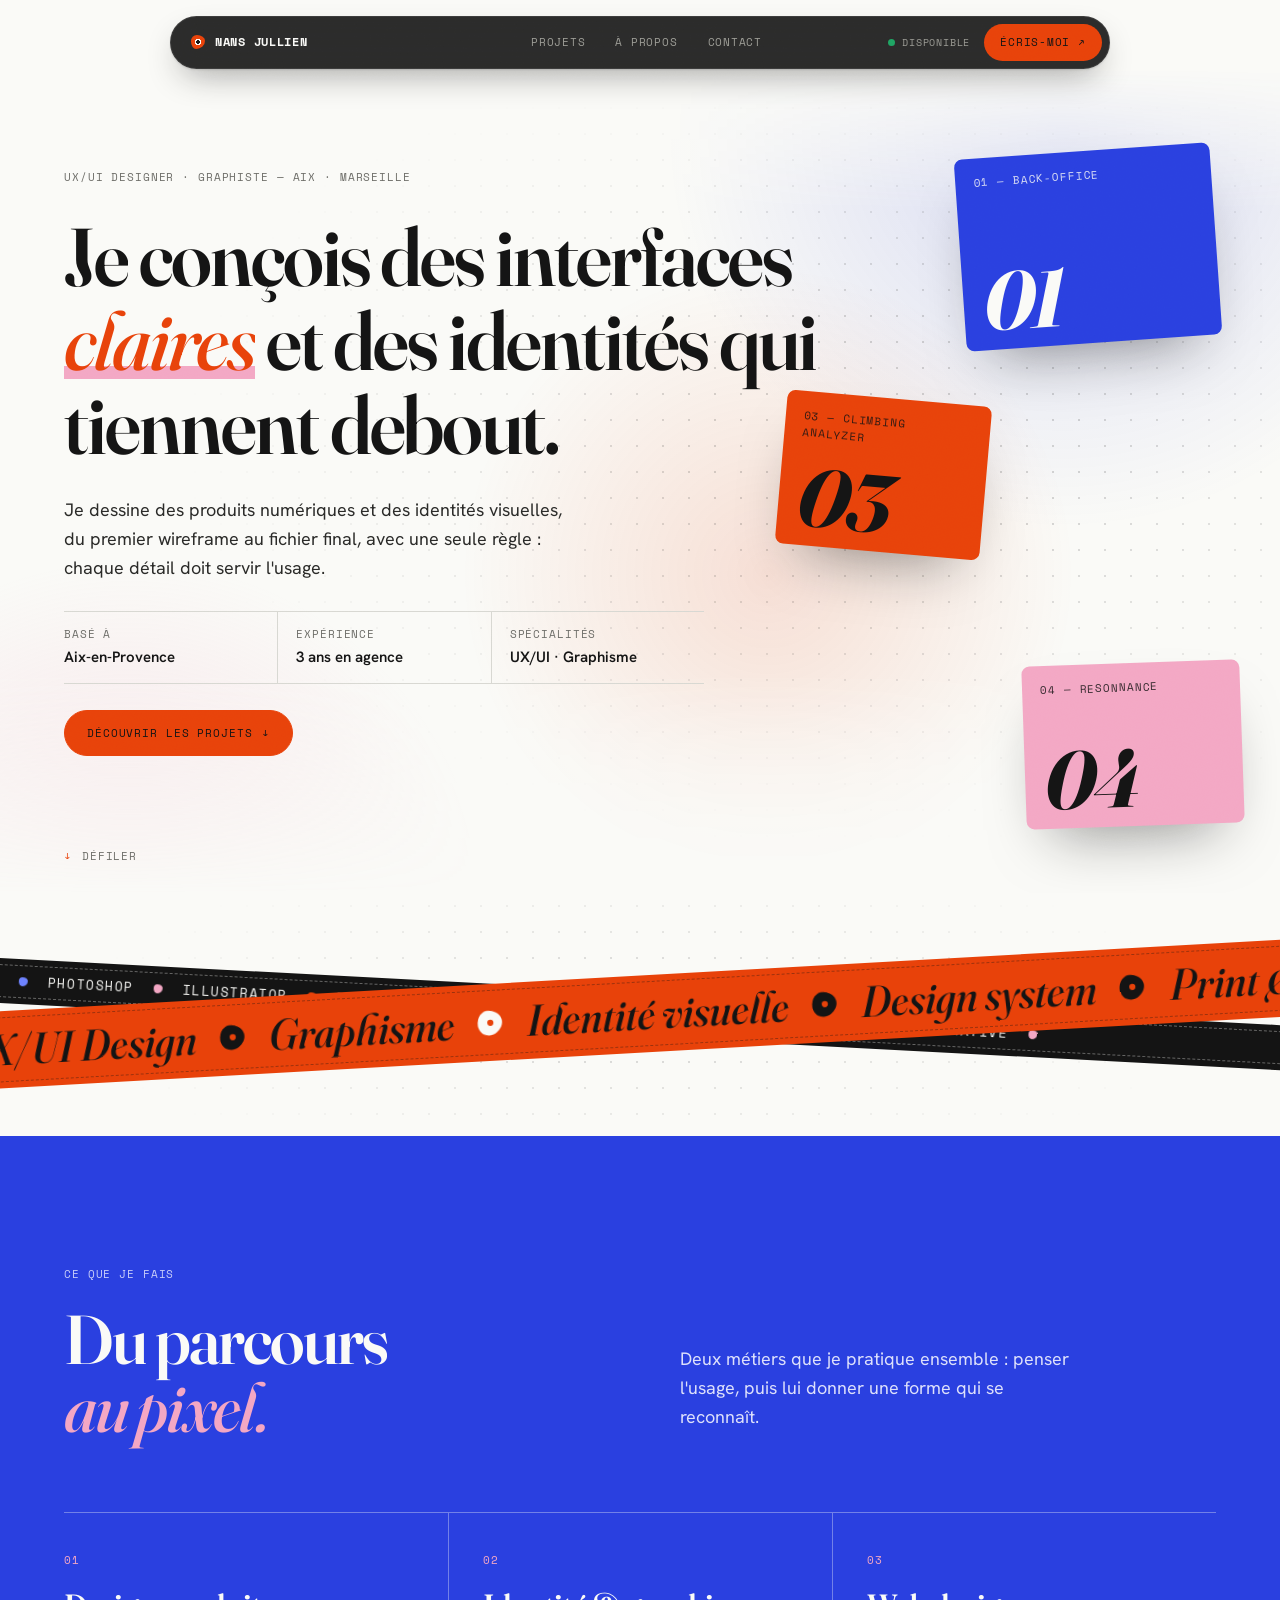
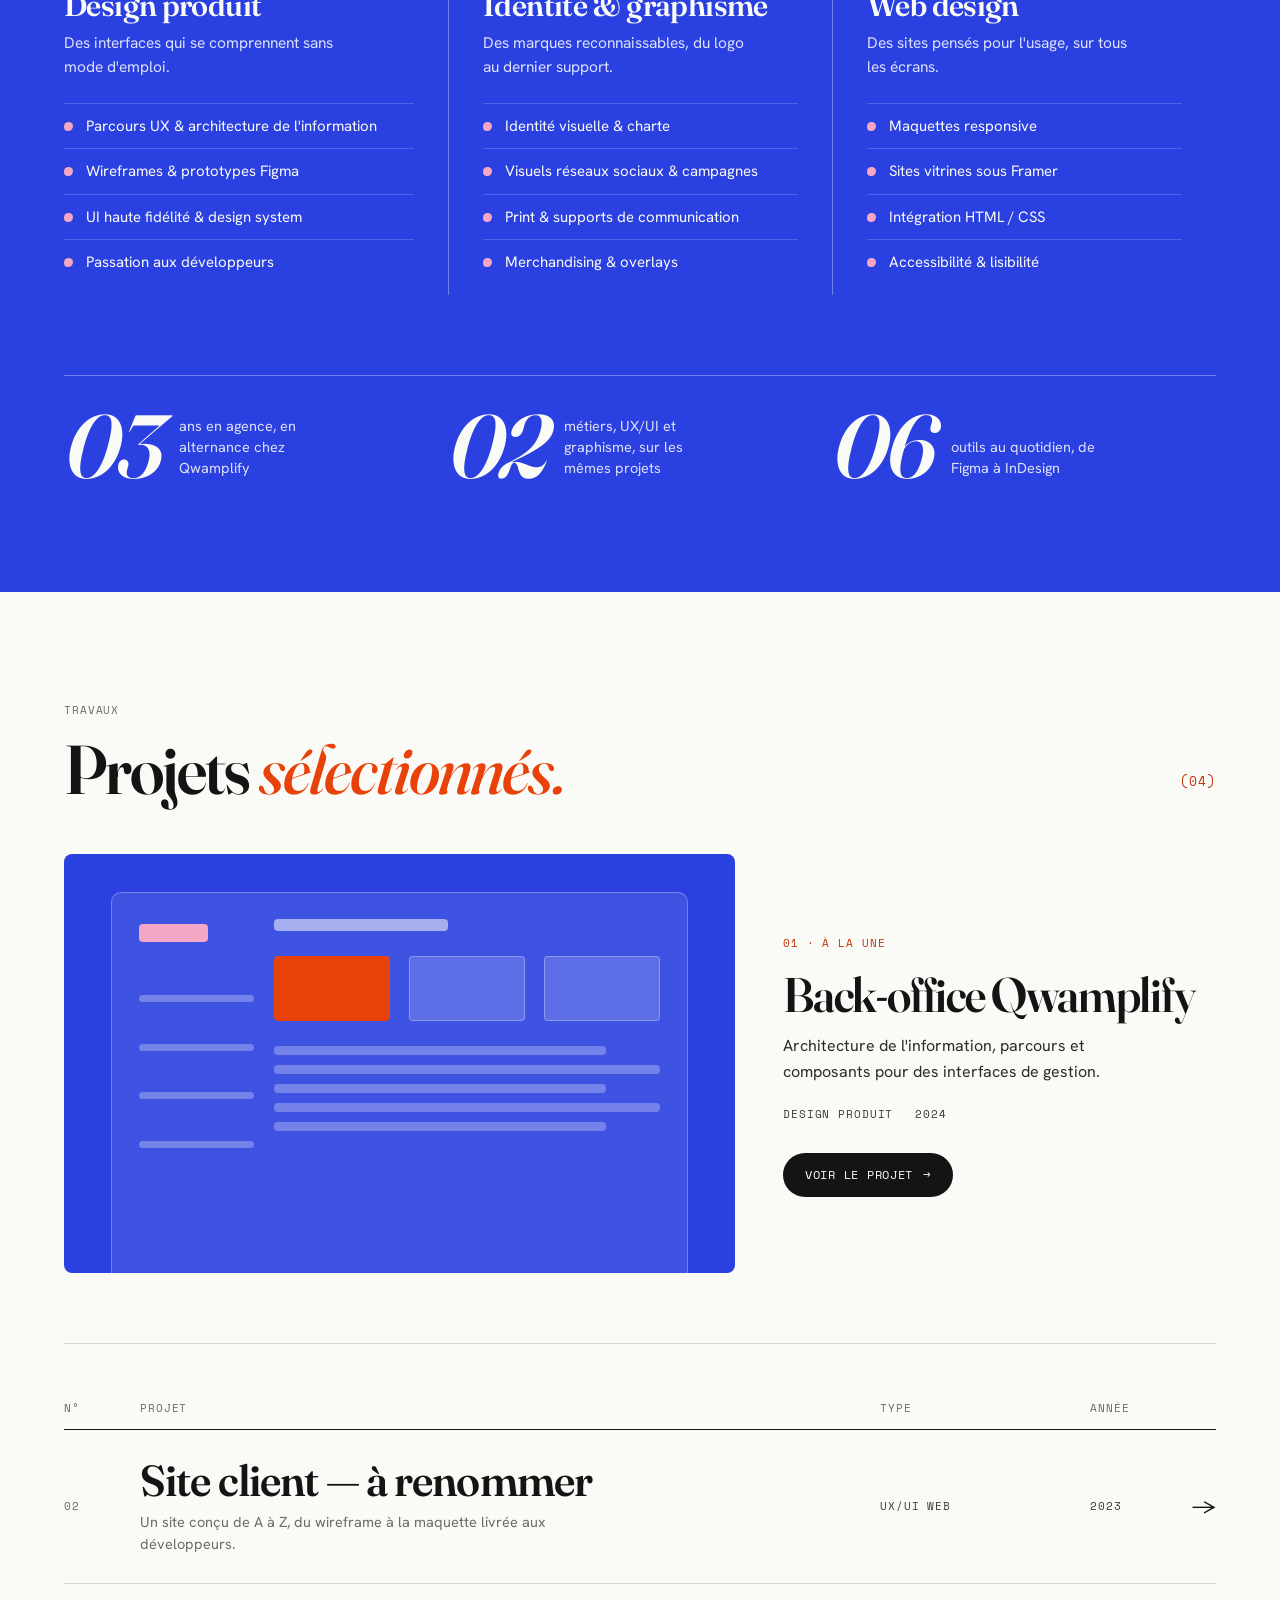
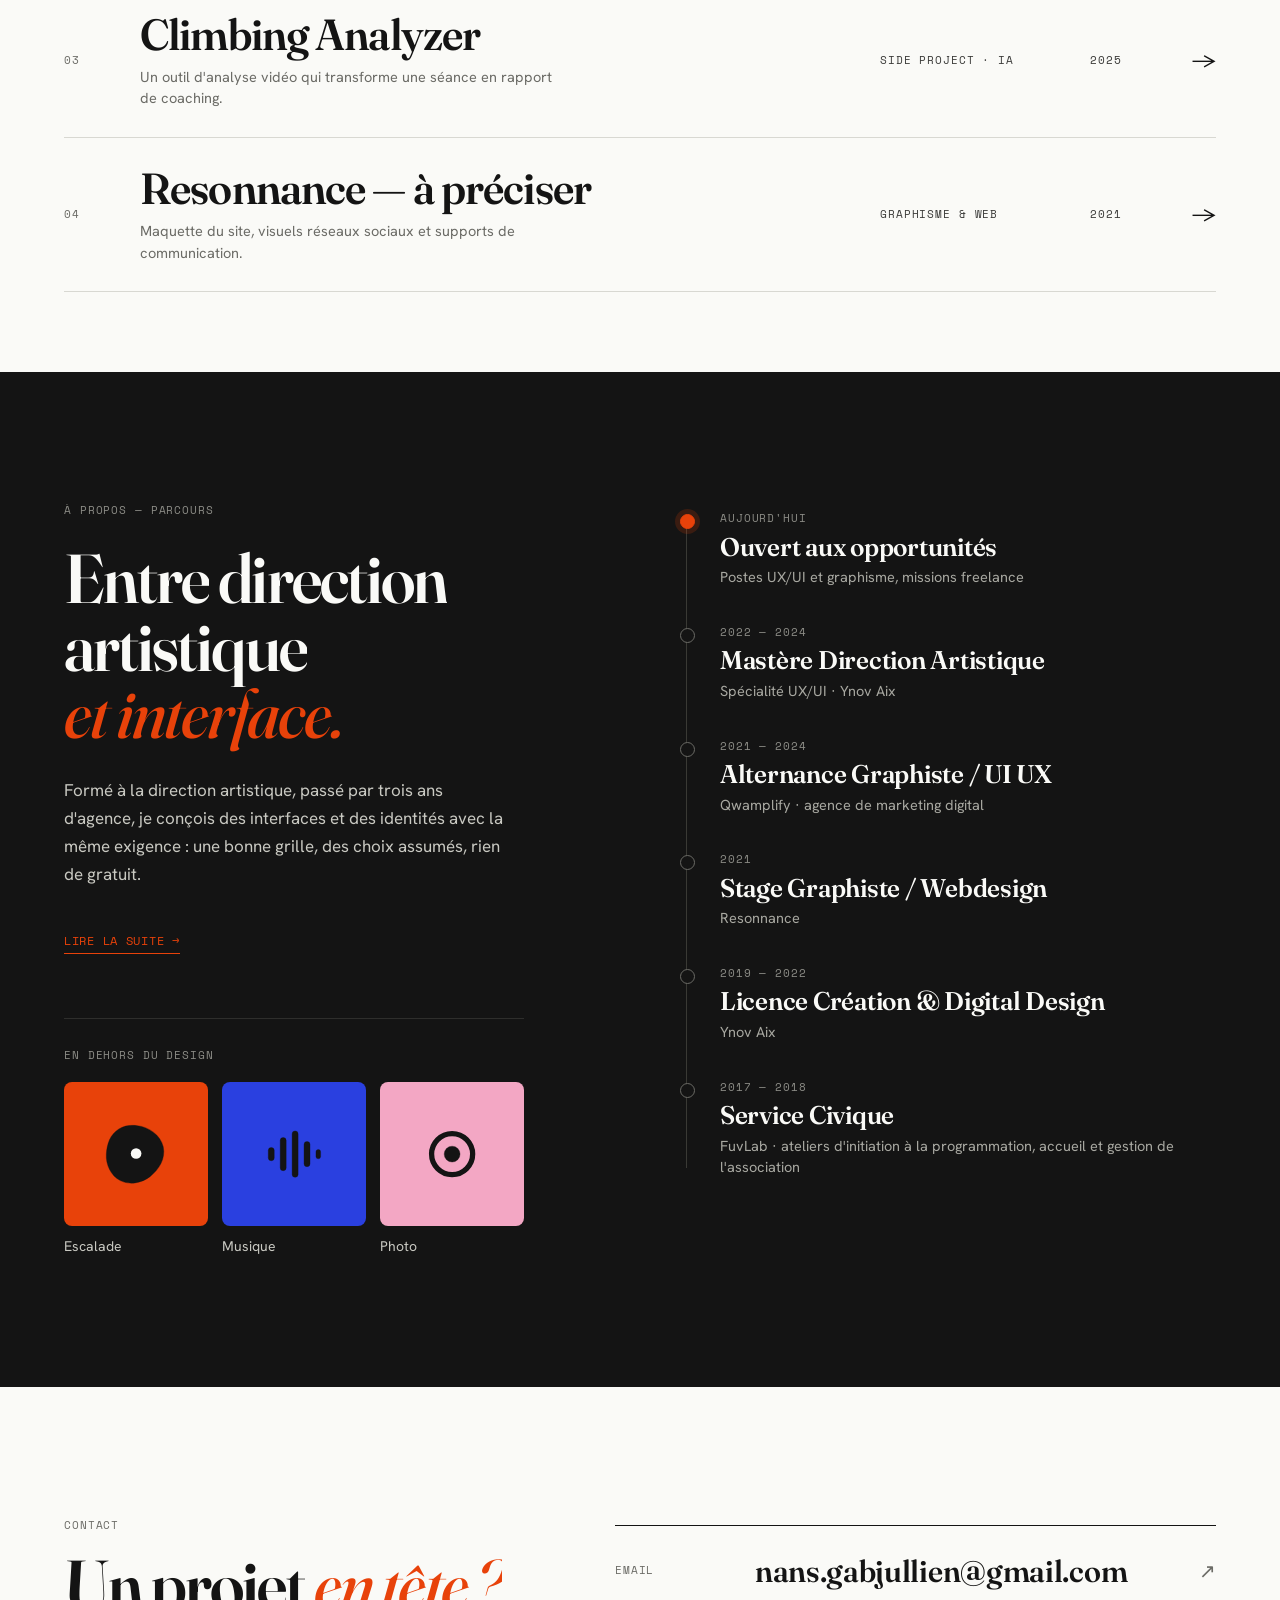
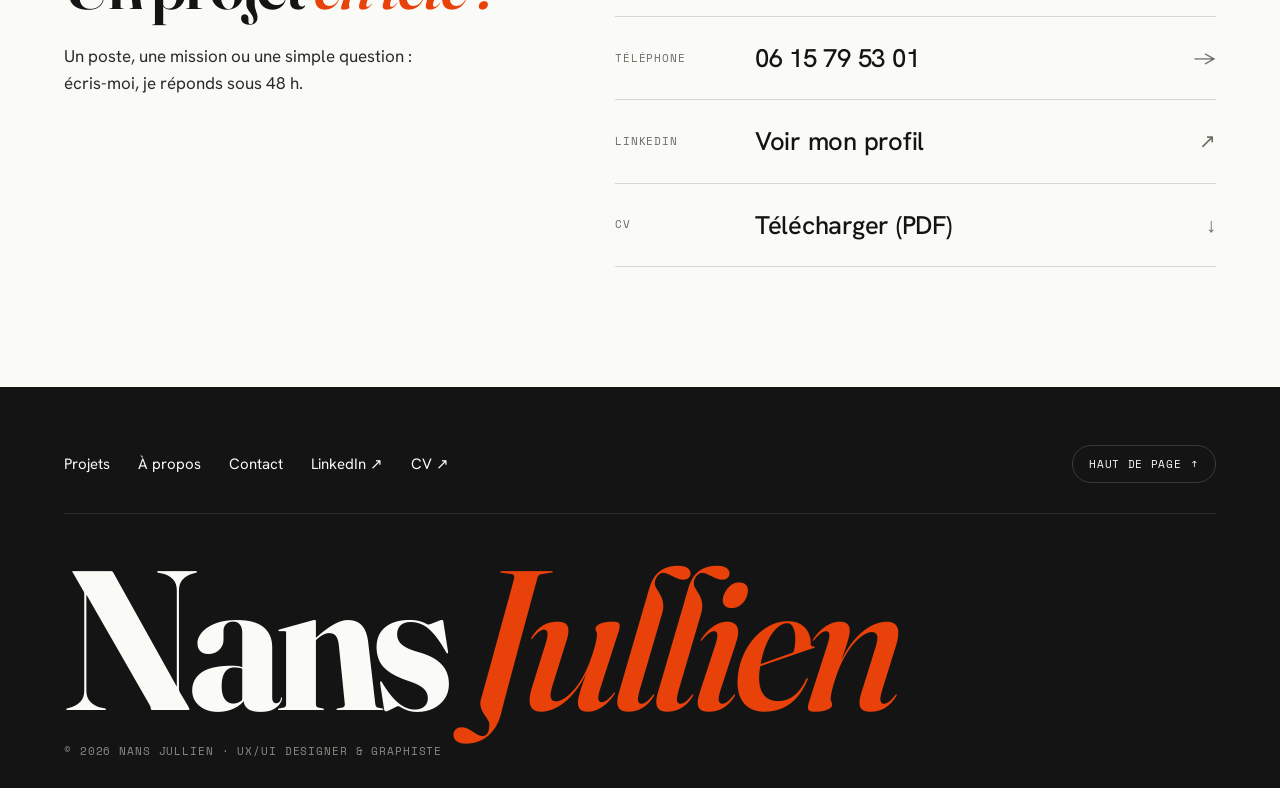
<file: index.html>
<!DOCTYPE html>
<html lang="fr">
<head>
<meta charset="UTF-8">
<meta name="viewport" content="width=device-width, initial-scale=1.0">
<title>Nans Jullien — UX/UI Designer & Graphiste</title>
<meta name="description" content="Nans Jullien, UX/UI Designer et graphiste basé à Aix-en-Provence. Interfaces, identités visuelles et design produit.">
<meta name="theme-color" content="#FAFAF7">
<link rel="icon" href="favicon.svg" type="image/svg+xml">
<link rel="apple-touch-icon" href="apple-touch-icon.png">
<meta property="og:type" content="website">
<meta property="og:locale" content="fr_FR">
<meta property="og:site_name" content="Nans Jullien">
<meta property="og:title" content="Nans Jullien — UX/UI Designer & Graphiste">
<meta property="og:description" content="Nans Jullien, UX/UI Designer et graphiste basé à Aix-en-Provence. Interfaces, identités visuelles et design produit.">
<meta property="og:url" content="https://lqkoye.github.io/portfolio/">
<meta property="og:image" content="https://lqkoye.github.io/portfolio/og-image.png">
<meta property="og:image:width" content="1200">
<meta property="og:image:height" content="630">
<meta name="twitter:card" content="summary_large_image">
<link rel="canonical" href="https://lqkoye.github.io/portfolio/">
<link rel="preconnect" href="https://fonts.googleapis.com">
<link rel="preconnect" href="https://fonts.gstatic.com" crossorigin>
<link href="https://fonts.googleapis.com/css2?family=Fraunces:ital,opsz,wght@0,9..144,400..800;1,9..144,400..700&family=Hanken+Grotesk:wght@400;500;600;700&family=Space+Mono:wght@400;700&display=swap" rel="stylesheet">
<link rel="stylesheet" href="style.css?v=25">
</head>
<body>

<a class="skip" href="#contenu">Aller au contenu</a>

<header class="nav">
  <a href="index.html" class="nav-logo" aria-label="Nans Jullien, accueil">Nans Jullien</a>
  <nav class="nav-links" aria-label="Navigation principale">
      <a href="#projets" data-nav="projets">Projets</a>
      <a href="a-propos.html" data-nav="apropos">À propos</a>
      <a href="contact.html" data-nav="contact">Contact</a>
      <span class="nav-ind" aria-hidden="true"></span>
  </nav>
  <div class="nav-end">
    <span class="mono nav-dispo">Disponible</span>
    <a href="mailto:nans.gabjullien@gmail.com" class="nav-cta">Écris-moi <i>↗</i></a>
  </div>
</header>

<main id="contenu">

  <!-- HERO -->
  <section class="hero">
    <div class="hero-bg" aria-hidden="true"><span class="glow g1"></span><span class="glow g2"></span><span class="glow g3"></span><span class="hero-grid"></span></div>
    <div class="hero-shapes" aria-hidden="true">
      <!-- APERÇUS : remplacer le contenu de chaque .hcard-in par <img src="img/projet-N.jpg" alt=""> -->
      <div class="hold hcard c1" data-depth="30" style="--pc:#2A40E0; --pc-on:#FAFAF7;">
        <div class="hcard-in"><span class="mono hcard-label">01 — Back-office</span><span class="ph-num">01</span></div>
      </div>
      <div class="hold hcard c2" data-depth="55" style="--pc:#E8420A; --pc-on:#141414;">
        <div class="hcard-in"><span class="mono hcard-label">03 — Climbing Analyzer</span><span class="ph-num">03</span></div>
      </div>
      <div class="hold hcard c3" data-depth="20" style="--pc:#F3A7C4; --pc-on:#141414;">
        <div class="hcard-in"><span class="mono hcard-label">04 — Resonnance</span><span class="ph-num">04</span></div>
      </div>
      <div class="hold h1" data-depth="34">
        <svg viewBox="0 0 200 200"><path d="M104 14c34 4 70 28 78 64 8 36-14 70-40 90-26 20-62 26-90 12S8 132 10 100 22 40 48 24c18-11 36-12 56-10z"/><circle class="h-rim" cx="100" cy="98" r="9"/><circle class="h-in" cx="100" cy="98" r="3.5"/></svg>
      </div>
    </div>

    <p class="mono hero-kicker">UX/UI Designer · Graphiste <span class="nowrap">— Aix · Marseille</span></p>
    <h1 class="hero-title" data-split>Je conçois des interfaces <em>claires</em> et des identités qui tiennent debout.</h1>
    <p class="hero-sub" style="--rd:.5s">Je dessine des produits numériques et des identités visuelles, du premier wireframe au fichier final, avec une seule règle : chaque détail doit servir l'usage.</p>
    <dl class="hero-facts" style="--rd:.6s">
      <div><dt class="mono">Basé à</dt><dd>Aix-en-Provence</dd></div>
      <div><dt class="mono">Expérience</dt><dd>3 ans en agence</dd></div>
      <div><dt class="mono">Spécialités</dt><dd>UX/UI · Graphisme</dd></div>
    </dl>
    <div class="hero-actions" style="--rd:.7s">
      <a href="#projets" class="btn btn-primary">Découvrir les projets <i>↓</i></a>
    </div>

    <div class="hero-foot">
      <span class="mono scroll-hint"><i>↓</i> Défiler</span>
    </div>
  </section>

  <!-- SANGLES -->
  <section class="tapes" aria-hidden="true">
    <div class="tape tape--b"><div class="tape-track" data-dir="-1"><span>Figma</span><i></i><span>Photoshop</span><i></i><span>Illustrator</span><i></i><span>InDesign</span><i></i><span>Framer</span><i></i><span>HTML / CSS</span><i></i><span>Blender / C4D</span><i></i><span>IA générative</span><i></i><span>Figma</span><i></i><span>Photoshop</span><i></i><span>Illustrator</span><i></i><span>InDesign</span><i></i><span>Framer</span><i></i><span>HTML / CSS</span><i></i><span>Blender / C4D</span><i></i><span>IA générative</span><i></i></div></div>
    <div class="tape tape--a"><div class="tape-track" data-dir="1"><span>UX/UI Design</span><svg class="t-hold" viewBox="0 0 200 200" aria-hidden="true"><path d="M104 14c34 4 70 28 78 64 8 36-14 70-40 90-26 20-62 26-90 12S8 132 10 100 22 40 48 24c18-11 36-12 56-10z"/><circle cx="100" cy="98" r="22"/></svg><span>Graphisme</span><svg class="t-hold" viewBox="0 0 200 200" aria-hidden="true"><path d="M104 14c34 4 70 28 78 64 8 36-14 70-40 90-26 20-62 26-90 12S8 132 10 100 22 40 48 24c18-11 36-12 56-10z"/><circle cx="100" cy="98" r="22"/></svg><span>Identité visuelle</span><svg class="t-hold" viewBox="0 0 200 200" aria-hidden="true"><path d="M104 14c34 4 70 28 78 64 8 36-14 70-40 90-26 20-62 26-90 12S8 132 10 100 22 40 48 24c18-11 36-12 56-10z"/><circle cx="100" cy="98" r="22"/></svg><span>Design system</span><svg class="t-hold" viewBox="0 0 200 200" aria-hidden="true"><path d="M104 14c34 4 70 28 78 64 8 36-14 70-40 90-26 20-62 26-90 12S8 132 10 100 22 40 48 24c18-11 36-12 56-10z"/><circle cx="100" cy="98" r="22"/></svg><span>Print &amp; web</span><svg class="t-hold" viewBox="0 0 200 200" aria-hidden="true"><path d="M104 14c34 4 70 28 78 64 8 36-14 70-40 90-26 20-62 26-90 12S8 132 10 100 22 40 48 24c18-11 36-12 56-10z"/><circle cx="100" cy="98" r="22"/></svg><span>Direction artistique</span><svg class="t-hold" viewBox="0 0 200 200" aria-hidden="true"><path d="M104 14c34 4 70 28 78 64 8 36-14 70-40 90-26 20-62 26-90 12S8 132 10 100 22 40 48 24c18-11 36-12 56-10z"/><circle cx="100" cy="98" r="22"/></svg><span>UX/UI Design</span><svg class="t-hold" viewBox="0 0 200 200" aria-hidden="true"><path d="M104 14c34 4 70 28 78 64 8 36-14 70-40 90-26 20-62 26-90 12S8 132 10 100 22 40 48 24c18-11 36-12 56-10z"/><circle cx="100" cy="98" r="22"/></svg><span>Graphisme</span><svg class="t-hold" viewBox="0 0 200 200" aria-hidden="true"><path d="M104 14c34 4 70 28 78 64 8 36-14 70-40 90-26 20-62 26-90 12S8 132 10 100 22 40 48 24c18-11 36-12 56-10z"/><circle cx="100" cy="98" r="22"/></svg><span>Identité visuelle</span><svg class="t-hold" viewBox="0 0 200 200" aria-hidden="true"><path d="M104 14c34 4 70 28 78 64 8 36-14 70-40 90-26 20-62 26-90 12S8 132 10 100 22 40 48 24c18-11 36-12 56-10z"/><circle cx="100" cy="98" r="22"/></svg><span>Design system</span><svg class="t-hold" viewBox="0 0 200 200" aria-hidden="true"><path d="M104 14c34 4 70 28 78 64 8 36-14 70-40 90-26 20-62 26-90 12S8 132 10 100 22 40 48 24c18-11 36-12 56-10z"/><circle cx="100" cy="98" r="22"/></svg><span>Print &amp; web</span><svg class="t-hold" viewBox="0 0 200 200" aria-hidden="true"><path d="M104 14c34 4 70 28 78 64 8 36-14 70-40 90-26 20-62 26-90 12S8 132 10 100 22 40 48 24c18-11 36-12 56-10z"/><circle cx="100" cy="98" r="22"/></svg><span>Direction artistique</span><svg class="t-hold" viewBox="0 0 200 200" aria-hidden="true"><path d="M104 14c34 4 70 28 78 64 8 36-14 70-40 90-26 20-62 26-90 12S8 132 10 100 22 40 48 24c18-11 36-12 56-10z"/><circle cx="100" cy="98" r="22"/></svg></div></div>
  </section>

  <!-- CE QUE JE FAIS -->
  <section class="skills" id="expertise">
    <div class="skills-head">
      <p class="mono skills-kicker">Ce que je fais</p>
      <h2 class="section-title skills-title" data-split>Du parcours <em>au pixel.</em></h2>
      <p class="skills-intro">Deux métiers que je pratique ensemble : penser l'usage, puis lui donner une forme qui se reconnaît.</p>
    </div>
    <ol class="skills-grid">
      <li class="skill">
        <span class="mono skill-n">01</span>
        <h3>Design produit</h3>
        <p>Des interfaces qui se comprennent sans mode d'emploi.</p>
        <ul>
          <li>Parcours UX &amp; architecture de l'information</li>
          <li>Wireframes &amp; prototypes Figma</li>
          <li>UI haute fidélité &amp; design system</li>
          <li>Passation aux développeurs</li>
        </ul>
      </li>
      <li class="skill">
        <span class="mono skill-n">02</span>
        <h3>Identité &amp; graphisme</h3>
        <p>Des marques reconnaissables, du logo au dernier support.</p>
        <ul>
          <li>Identité visuelle &amp; charte</li>
          <li>Visuels réseaux sociaux &amp; campagnes</li>
          <li>Print &amp; supports de communication</li>
          <li>Merchandising &amp; overlays</li>
        </ul>
      </li>
      <li class="skill">
        <span class="mono skill-n">03</span>
        <h3>Web design</h3>
        <p>Des sites pensés pour l'usage, sur tous les écrans.</p>
        <ul>
          <li>Maquettes responsive</li>
          <li>Sites vitrines sous Framer</li>
          <li>Intégration HTML / CSS</li>
          <li>Accessibilité &amp; lisibilité</li>
        </ul>
      </li>
    </ol>
    <!-- PREUVES : si tu peux citer des clients, une ligne de logos peut venir ici -->
    <dl class="stats">
      <div><dt class="stat-n">03</dt><dd>ans en agence, en alternance chez Qwamplify</dd></div>
      <div><dt class="stat-n">02</dt><dd>métiers, UX/UI et graphisme, sur les mêmes projets</dd></div>
      <div><dt class="stat-n">06</dt><dd>outils au quotidien, de Figma à InDesign</dd></div>
    </dl>
  </section>

  <!-- PROJETS -->
  <section class="projects" id="projets">
    <div class="section-head">
      <div>
        <p class="mono section-kicker">Travaux</p>
        <h2 class="section-title" data-split>Projets <em>sélectionnés.</em></h2>
      </div>
      <span class="mono section-count">(04)</span>
    </div>
    <!-- PROJET À LA UNE : remplacer .pfeat-mock par <img src="img/projet-1.jpg" alt="Back-office Qwamplify"> -->
    <a class="pfeat" href="projet-1.html" style="--pc:#2A40E0; --pc-on:#FAFAF7; --pc-t:#2A40E0;">
      <div class="pfeat-visual">
        <div class="pfeat-mock" aria-hidden="true">
          <span class="mk-side"><i></i><i></i><i></i><i></i><i></i></span>
          <span class="mk-main">
            <span class="mk-bar"></span>
            <span class="mk-tiles"><i></i><i></i><i></i></span>
            <span class="mk-rows"><i></i><i></i><i></i><i></i><i></i></span>
          </span>
        </div>
      </div>
      <div class="pfeat-info">
        <span class="mono pfeat-tag">01 · À la une</span>
        <h3 class="pfeat-title">Back-office Qwamplify</h3>
        <p class="pfeat-desc">Architecture de l'information, parcours et composants pour des interfaces de gestion.</p>
        <span class="mono pfeat-meta"><span>Design produit</span><span>2024</span></span>
        <span class="pfeat-cta">Voir le projet <i>→</i></span>
      </div>
    </a>

    <div class="pindex-head mono" aria-hidden="true"><span>N°</span><span>Projet</span><span>Type</span><span>Année</span><span></span></div>
    <ol class="pindex">
      <li>
        <a class="prow" href="projet-2.html" style="--pc:#141414; --pc-on:#FAFAF7; --pc-t:#141414;">
          <span class="mono prow-n">02</span>
          <span class="prow-main"><span class="prow-title">Site client — à renommer</span><span class="prow-desc">Un site conçu de A à Z, du wireframe à la maquette livrée aux développeurs.</span></span>
          <span class="mono prow-type">UX/UI Web</span>
          <span class="mono prow-year">2023</span>
          <span class="prow-arrow" aria-hidden="true">→</span>
          <!-- APERÇU : remplacer le contenu de prow-thumb par <img src="img/projet-2.jpg" alt=""> -->
          <span class="prow-thumb" aria-hidden="true"><span class="ph-num">02</span></span>
        </a>
      </li>
      <li>
        <a class="prow" href="projet-3.html" style="--pc:#E8420A; --pc-on:#141414; --pc-t:#C2370A;">
          <span class="mono prow-n">03</span>
          <span class="prow-main"><span class="prow-title">Climbing Analyzer</span><span class="prow-desc">Un outil d'analyse vidéo qui transforme une séance en rapport de coaching.</span></span>
          <span class="mono prow-type">Side project · IA</span>
          <span class="mono prow-year">2025</span>
          <span class="prow-arrow" aria-hidden="true">→</span>
          <!-- APERÇU : remplacer le contenu de prow-thumb par <img src="img/projet-3.jpg" alt=""> -->
          <span class="prow-thumb" aria-hidden="true"><span class="ph-num">03</span></span>
        </a>
      </li>
      <li>
        <a class="prow" href="projet-4.html" style="--pc:#F3A7C4; --pc-on:#141414; --pc-t:#B83C74;">
          <span class="mono prow-n">04</span>
          <span class="prow-main"><span class="prow-title">Resonnance — à préciser</span><span class="prow-desc">Maquette du site, visuels réseaux sociaux et supports de communication.</span></span>
          <span class="mono prow-type">Graphisme & web</span>
          <span class="mono prow-year">2021</span>
          <span class="prow-arrow" aria-hidden="true">→</span>
          <!-- APERÇU : remplacer le contenu de prow-thumb par <img src="img/projet-4.jpg" alt=""> -->
          <span class="prow-thumb" aria-hidden="true"><span class="ph-num">04</span></span>
        </a>
      </li>
    </ol>
    <div class="pfloat" aria-hidden="true"></div>
  </section>

  <!-- À PROPOS : PARCOURS -->
  <section class="topo-band" id="a-propos">
    <div class="topo-intro">
      <p class="mono topo-kicker">À propos — parcours</p>
      <h2 class="topo-title" data-split>Entre direction artistique <em>et interface.</em></h2>
      <p class="topo-text">Formé à la direction artistique, passé par trois ans d'agence, je conçois des interfaces et des identités avec la même exigence : une bonne grille, des choix assumés, rien de gratuit.</p>
      <a href="a-propos.html" class="link-arrow">Lire la suite →</a>

      <div class="offduty">
        <p class="mono offduty-kicker">En dehors du design</p>
        <!-- PHOTOS : remplacer le contenu de chaque .off-pic par <img src="img/perso-N.jpg" alt="..."> -->
        <ul class="offduty-list">
          <li><span class="off-pic" style="--oc:var(--accent)"><svg viewBox="0 0 200 200" aria-hidden="true"><path d="M104 14c34 4 70 28 78 64 8 36-14 70-40 90-26 20-62 26-90 12S8 132 10 100 22 40 48 24c18-11 36-12 56-10z"/><circle class="off-rim" cx="100" cy="98" r="16"/></svg></span><span class="off-label">Escalade</span></li>
          <li><span class="off-pic" style="--oc:var(--cobalt)"><svg viewBox="0 0 200 200" aria-hidden="true"><rect x="22" y="80" width="18" height="40" rx="9"/><rect x="58" y="50" width="18" height="100" rx="9"/><rect x="94" y="30" width="18" height="140" rx="9"/><rect x="130" y="62" width="18" height="76" rx="9"/><rect x="166" y="86" width="14" height="28" rx="7"/></svg></span><span class="off-label">Musique</span></li>
          <li><span class="off-pic" style="--oc:var(--rose)"><svg viewBox="0 0 200 200" aria-hidden="true"><circle cx="100" cy="100" r="62" fill="none" stroke-width="16"/><circle cx="100" cy="100" r="24"/></svg></span><span class="off-label">Photo</span></li>
        </ul>
      </div>
    </div>

    <ol class="topo" aria-label="Parcours">
      <li class="is-now" style="--rd:.05s">
        <span class="mono topo-step">Aujourd'hui</span>
        <strong>Ouvert aux opportunités</strong>
        <span class="topo-sub">Postes UX/UI et graphisme, missions freelance</span>
      </li>
      <li style="--rd:.15s">
        <span class="mono topo-step">2022 — 2024</span>
        <strong>Mastère Direction Artistique</strong>
        <span class="topo-sub">Spécialité UX/UI · Ynov Aix</span>
      </li>
      <li style="--rd:.25s">
        <span class="mono topo-step">2021 — 2024</span>
        <strong>Alternance Graphiste / UI UX</strong>
        <span class="topo-sub">Qwamplify · agence de marketing digital</span>
      </li>
      <li style="--rd:.35s">
        <span class="mono topo-step">2021</span>
        <strong>Stage Graphiste / Webdesign</strong>
        <span class="topo-sub">Resonnance</span>
      </li>
      <li style="--rd:.45s">
        <span class="mono topo-step">2019 — 2022</span>
        <strong>Licence Création & Digital Design</strong>
        <span class="topo-sub">Ynov Aix</span>
      </li>
      <li style="--rd:.55s">
        <span class="mono topo-step">2017 — 2018</span>
        <strong>Service Civique</strong>
        <span class="topo-sub">FuvLab · ateliers d'initiation à la programmation, accueil et gestion de l'association</span>
      </li>
    </ol>
  </section>

  <!-- CONTACT -->
  <section class="reach" id="contact">
    <div class="reach-intro">
      <p class="mono">Contact</p>
      <h2 data-split>Un projet <em>en tête ?</em></h2>
      <p class="reach-sub">Un poste, une mission ou une simple question : écris-moi, je réponds sous 48 h.</p>
    </div>

    <ul class="reach-list">
      <li class="reach-row reach-row--main">
        <span class="mono reach-label">Email</span>
        <a href="mailto:nans.gabjullien@gmail.com" class="reach-value">nans.gabjullien@gmail.com</a>
      <i class="reach-arrow" aria-hidden="true">↗</i>
      </li>
      <li class="reach-row">
        <span class="mono reach-label">Téléphone</span>
        <a href="tel:+33615795301" class="reach-value">06 15 79 53 01</a>
        <i class="reach-arrow" aria-hidden="true">→</i>
      </li>
      <li class="reach-row">
        <span class="mono reach-label">LinkedIn</span>
        <a href="https://www.linkedin.com/in/nans-jullien-30a316129/" class="reach-value" target="_blank" rel="noopener">Voir mon profil</a>
        <i class="reach-arrow" aria-hidden="true">↗</i>
      </li>
      <li class="reach-row">
        <span class="mono reach-label">CV</span>
        <a href="CV-Nans-Jullien.pdf" class="reach-value" target="_blank" rel="noopener">Télécharger (PDF)</a>
        <i class="reach-arrow" aria-hidden="true">↓</i>
      </li>
    </ul>
  </section>

</main>

<footer class="site-foot">
  <div class="foot-top">
    <nav class="foot-nav" aria-label="Pied de page">
      <a href="index.html#projets">Projets</a>
      <a href="a-propos.html">À propos</a>
      <a href="contact.html">Contact</a>
      <a href="https://www.linkedin.com/in/nans-jullien-30a316129/" target="_blank" rel="noopener">LinkedIn ↗</a>
      <a href="CV-Nans-Jullien.pdf" target="_blank" rel="noopener">CV ↗</a>
    </nav>
    <button type="button" class="to-top" data-top>Haut de page <i>↑</i></button>
  </div>
  <p class="foot-word" aria-hidden="true">Nans <em>Jullien</em></p>
  <p class="mono foot-copy">© 2026 Nans Jullien · UX/UI Designer & Graphiste</p>
</footer>

<script src="main.js?v=25" defer></script>
</body>
</html>
</file>
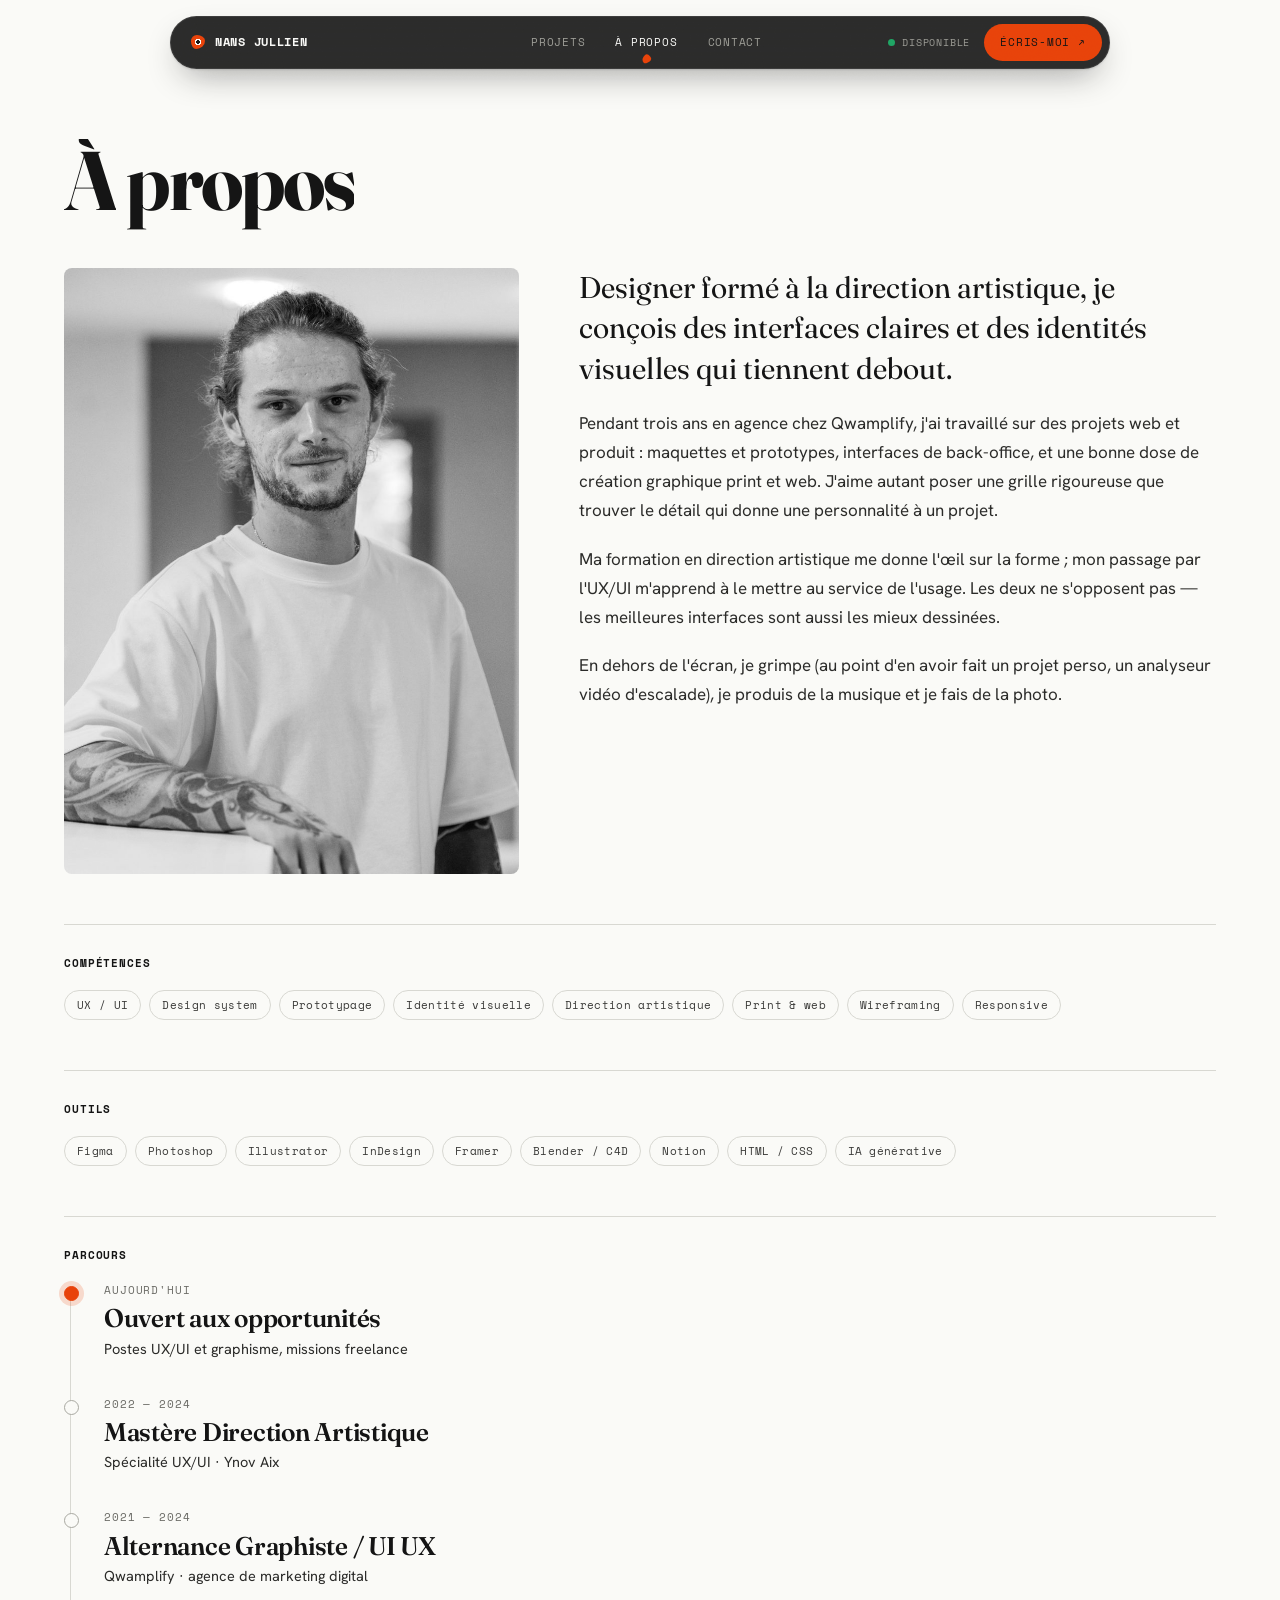
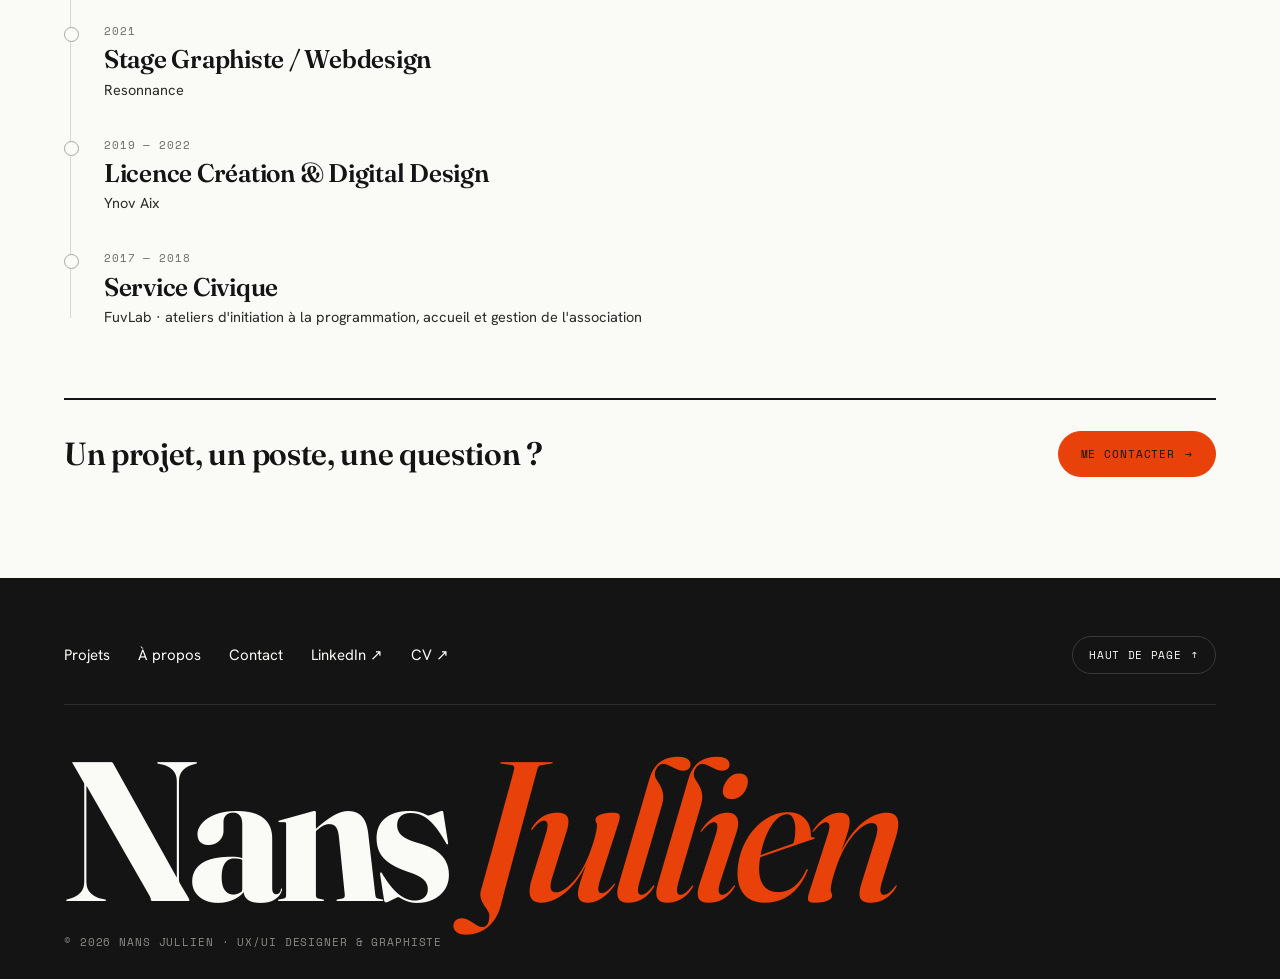
<file: a-propos.html>
<!DOCTYPE html>
<html lang="fr">
<head>
<meta charset="UTF-8">
<meta name="viewport" content="width=device-width, initial-scale=1.0">
<title>À propos — Nans Jullien</title>
<meta name="description" content="Nans Jullien, UX/UI Designer et graphiste basé à Aix-en-Provence.">
<link rel="icon" href="favicon.svg" type="image/svg+xml">
<link rel="apple-touch-icon" href="apple-touch-icon.png">
<meta property="og:type" content="website">
<meta property="og:locale" content="fr_FR">
<meta property="og:site_name" content="Nans Jullien">
<meta property="og:title" content="À propos — Nans Jullien">
<meta property="og:description" content="Nans Jullien, UX/UI Designer et graphiste basé à Aix-en-Provence.">
<meta property="og:url" content="https://lqkoye.github.io/portfolio/a-propos.html">
<meta property="og:image" content="https://lqkoye.github.io/portfolio/og-image.png">
<meta property="og:image:width" content="1200">
<meta property="og:image:height" content="630">
<meta name="twitter:card" content="summary_large_image">
<link rel="canonical" href="https://lqkoye.github.io/portfolio/a-propos.html">
<link rel="preconnect" href="https://fonts.googleapis.com">
<link rel="preconnect" href="https://fonts.gstatic.com" crossorigin>
<link href="https://fonts.googleapis.com/css2?family=Fraunces:ital,opsz,wght@0,9..144,400..800;1,9..144,400..700&family=Hanken+Grotesk:wght@400;500;600;700&family=Space+Mono:wght@400;700&display=swap" rel="stylesheet">
<link rel="stylesheet" href="style.css?v=25">
</head>
<body>

<a class="skip" href="#contenu">Aller au contenu</a>

<header class="nav">
  <a href="index.html" class="nav-logo" aria-label="Nans Jullien, accueil">Nans Jullien</a>
  <nav class="nav-links" aria-label="Navigation principale">
      <a href="index.html#projets" data-nav="projets">Projets</a>
      <a href="a-propos.html" data-nav="apropos" aria-current="page">À propos</a>
      <a href="contact.html" data-nav="contact">Contact</a>
      <span class="nav-ind" aria-hidden="true"></span>
  </nav>
  <div class="nav-end">
    <span class="mono nav-dispo">Disponible</span>
    <a href="mailto:nans.gabjullien@gmail.com" class="nav-cta">Écris-moi <i>↗</i></a>
  </div>
</header>

<main id="contenu" class="about-page">
  <h1 data-split>À propos</h1>

  <div class="about-grid">
    <div class="about-portrait">
      <img src="img/portrait.jpg" alt="Portrait de Nans Jullien" width="900" height="1200" decoding="async">
    </div>
    <div class="about-bio">
      <p>Designer formé à la direction artistique, je conçois des interfaces claires et des identités visuelles qui tiennent debout.</p>
      <p>Pendant trois ans en agence chez Qwamplify, j'ai travaillé sur des projets web et produit : maquettes et prototypes, interfaces de back-office, et une bonne dose de création graphique print et web. J'aime autant poser une grille rigoureuse que trouver le détail qui donne une personnalité à un projet.</p>
      <p>Ma formation en direction artistique me donne l'œil sur la forme ; mon passage par l'UX/UI m'apprend à le mettre au service de l'usage. Les deux ne s'opposent pas — les meilleures interfaces sont aussi les mieux dessinées.</p>
      <p>En dehors de l'écran, je grimpe (au point d'en avoir fait un projet perso, un analyseur vidéo d'escalade), je produis de la musique et je fais de la photo.</p>
    </div>
  </div>

  <div class="about-section">
    <h2>Compétences</h2>
    <div class="about-list">
      <span>UX / UI</span>
      <span>Design system</span>
      <span>Prototypage</span>
      <span>Identité visuelle</span>
      <span>Direction artistique</span>
      <span>Print & web</span>
      <span>Wireframing</span>
      <span>Responsive</span>
    </div>
  </div>

  <div class="about-section">
    <h2>Outils</h2>
    <div class="about-list">
      <span>Figma</span>
      <span>Photoshop</span>
      <span>Illustrator</span>
      <span>InDesign</span>
      <span>Framer</span>
      <span>Blender / C4D</span>
      <span>Notion</span>
      <span>HTML / CSS</span>
      <span>IA générative</span>
    </div>
  </div>

  <div class="about-section">
    <h2>Parcours</h2>
    <ol class="topo topo--light" aria-label="Parcours">
      <li class="is-now" style="--rd:.05s"><span class="mono topo-step">Aujourd'hui</span><strong>Ouvert aux opportunités</strong><span class="topo-sub">Postes UX/UI et graphisme, missions freelance</span></li>
      <li style="--rd:.15s"><span class="mono topo-step">2022 — 2024</span><strong>Mastère Direction Artistique</strong><span class="topo-sub">Spécialité UX/UI · Ynov Aix</span></li>
      <li style="--rd:.25s"><span class="mono topo-step">2021 — 2024</span><strong>Alternance Graphiste / UI UX</strong><span class="topo-sub">Qwamplify · agence de marketing digital</span></li>
      <li style="--rd:.35s"><span class="mono topo-step">2021</span><strong>Stage Graphiste / Webdesign</strong><span class="topo-sub">Resonnance</span></li>
      <li style="--rd:.45s"><span class="mono topo-step">2019 — 2022</span><strong>Licence Création & Digital Design</strong><span class="topo-sub">Ynov Aix</span></li>
      <li style="--rd:.55s"><span class="mono topo-step">2017 — 2018</span><strong>Service Civique</strong><span class="topo-sub">FuvLab · ateliers d'initiation à la programmation, accueil et gestion de l'association</span></li>
    </ol>
  </div>

  <div class="about-cta">
    <p class="about-cta-text">Un projet, un poste, une question ?</p>
    <a href="contact.html" class="btn btn-primary">Me contacter <i>→</i></a>
  </div>
</main>

<footer class="site-foot">
  <div class="foot-top">
    <nav class="foot-nav" aria-label="Pied de page">
      <a href="index.html#projets">Projets</a>
      <a href="a-propos.html">À propos</a>
      <a href="contact.html">Contact</a>
      <a href="https://www.linkedin.com/in/nans-jullien-30a316129/" target="_blank" rel="noopener">LinkedIn ↗</a>
      <a href="CV-Nans-Jullien.pdf" target="_blank" rel="noopener">CV ↗</a>
    </nav>
    <button type="button" class="to-top" data-top>Haut de page <i>↑</i></button>
  </div>
  <p class="foot-word" aria-hidden="true">Nans <em>Jullien</em></p>
  <p class="mono foot-copy">© 2026 Nans Jullien · UX/UI Designer & Graphiste</p>
</footer>

<script src="main.js?v=25" defer></script>
</body>
</html>
</file>
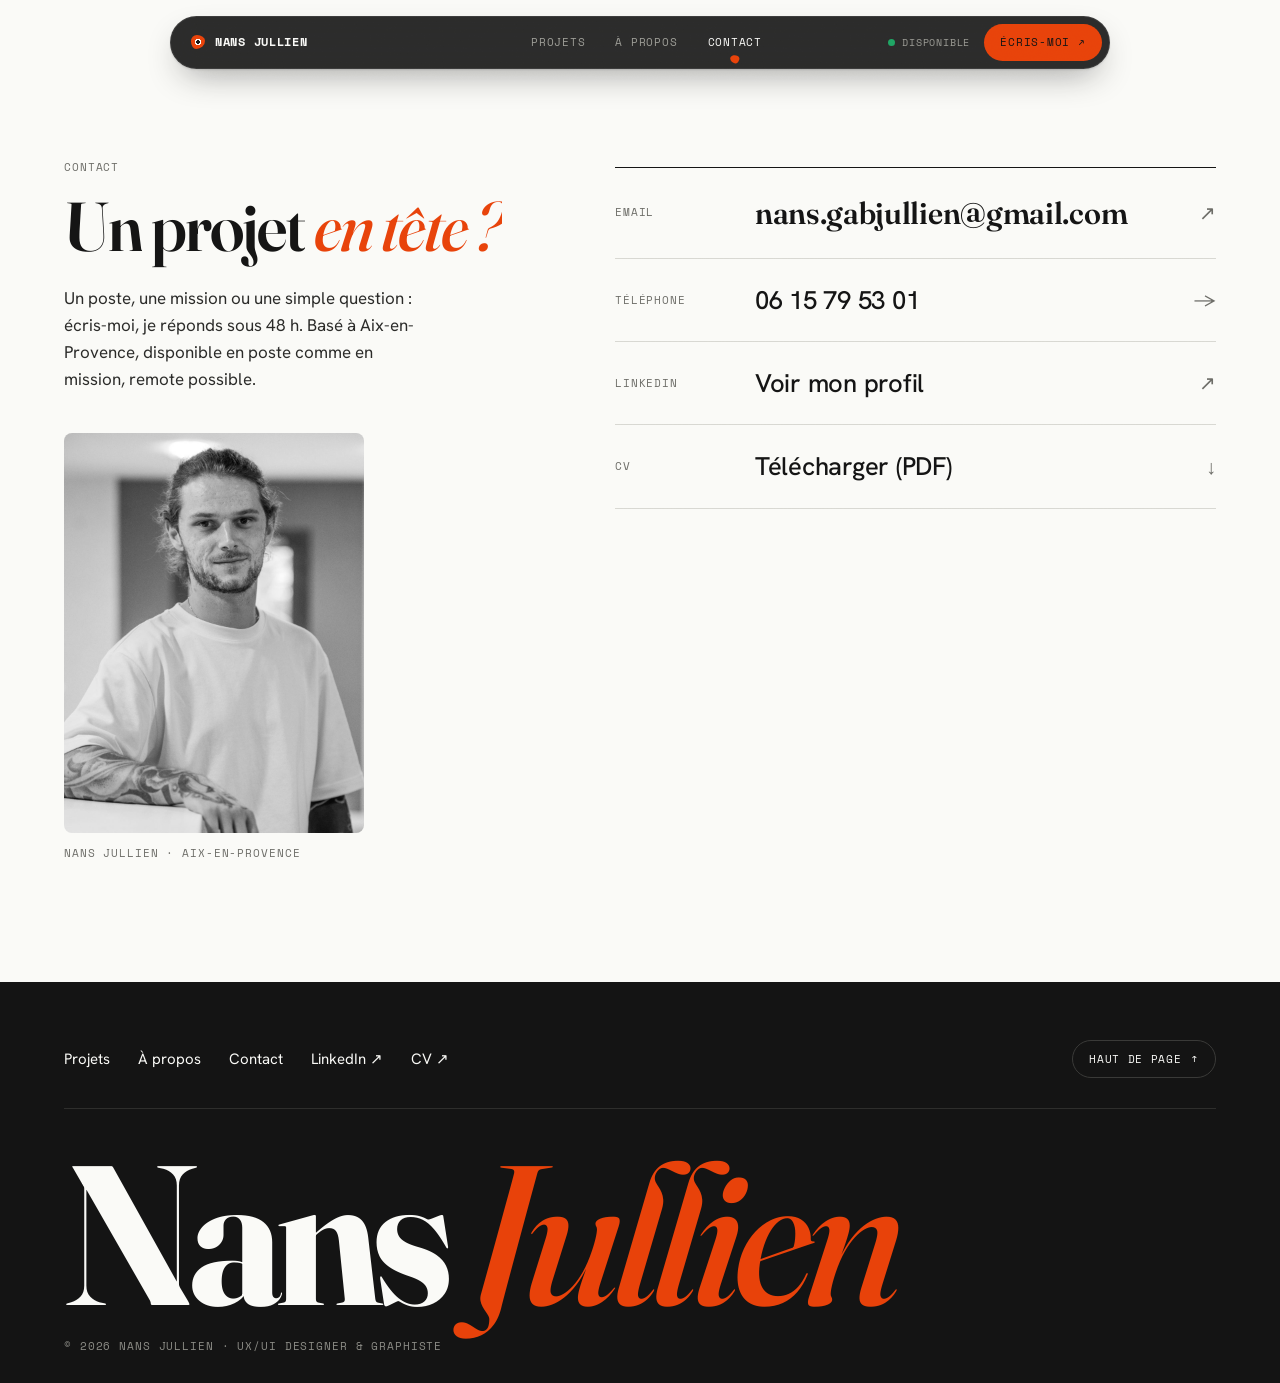
<file: contact.html>
<!DOCTYPE html>
<html lang="fr">
<head>
<meta charset="UTF-8">
<meta name="viewport" content="width=device-width, initial-scale=1.0">
<title>Contact — Nans Jullien</title>
<meta name="description" content="Contacter Nans Jullien, UX/UI Designer et graphiste.">
<link rel="icon" href="favicon.svg" type="image/svg+xml">
<link rel="apple-touch-icon" href="apple-touch-icon.png">
<meta property="og:type" content="website">
<meta property="og:locale" content="fr_FR">
<meta property="og:site_name" content="Nans Jullien">
<meta property="og:title" content="Contact — Nans Jullien">
<meta property="og:description" content="Contacter Nans Jullien, UX/UI Designer et graphiste.">
<meta property="og:url" content="https://lqkoye.github.io/portfolio/contact.html">
<meta property="og:image" content="https://lqkoye.github.io/portfolio/og-image.png">
<meta property="og:image:width" content="1200">
<meta property="og:image:height" content="630">
<meta name="twitter:card" content="summary_large_image">
<link rel="canonical" href="https://lqkoye.github.io/portfolio/contact.html">
<link rel="preconnect" href="https://fonts.googleapis.com">
<link rel="preconnect" href="https://fonts.gstatic.com" crossorigin>
<link href="https://fonts.googleapis.com/css2?family=Fraunces:ital,opsz,wght@0,9..144,400..800;1,9..144,400..700&family=Hanken+Grotesk:wght@400;500;600;700&family=Space+Mono:wght@400;700&display=swap" rel="stylesheet">
<link rel="stylesheet" href="style.css?v=25">
</head>
<body>

<a class="skip" href="#contenu">Aller au contenu</a>

<header class="nav">
  <a href="index.html" class="nav-logo" aria-label="Nans Jullien, accueil">Nans Jullien</a>
  <nav class="nav-links" aria-label="Navigation principale">
      <a href="index.html#projets" data-nav="projets">Projets</a>
      <a href="a-propos.html" data-nav="apropos">À propos</a>
      <a href="contact.html" data-nav="contact" aria-current="page">Contact</a>
      <span class="nav-ind" aria-hidden="true"></span>
  </nav>
  <div class="nav-end">
    <span class="mono nav-dispo">Disponible</span>
    <a href="mailto:nans.gabjullien@gmail.com" class="nav-cta">Écris-moi <i>↗</i></a>
  </div>
</header>

<main id="contenu" class="reach reach--page">
  <div class="reach-intro">
    <p class="mono">Contact</p>
    <h1 data-split>Un projet <em>en tête ?</em></h1>
    <p class="reach-sub">Un poste, une mission ou une simple question : écris-moi, je réponds sous 48 h. Basé à Aix-en-Provence, disponible en poste comme en mission, remote possible.</p>
    <figure class="reach-portrait">
      <img src="img/portrait.jpg" alt="Portrait de Nans Jullien" width="900" height="1200" loading="lazy" decoding="async">
      <figcaption class="mono">Nans Jullien · Aix-en-Provence</figcaption>
    </figure>
  </div>

  <ul class="reach-list">
    <li class="reach-row reach-row--main">
      <span class="mono reach-label">Email</span>
      <a href="mailto:nans.gabjullien@gmail.com" class="reach-value">nans.gabjullien@gmail.com</a>
      <i class="reach-arrow" aria-hidden="true">↗</i>
    </li>
    <li class="reach-row">
      <span class="mono reach-label">Téléphone</span>
      <a href="tel:+33615795301" class="reach-value">06 15 79 53 01</a>
      <i class="reach-arrow" aria-hidden="true">→</i>
    </li>
    <li class="reach-row">
      <span class="mono reach-label">LinkedIn</span>
      <a href="https://www.linkedin.com/in/nans-jullien-30a316129/" class="reach-value" target="_blank" rel="noopener">Voir mon profil</a>
      <i class="reach-arrow" aria-hidden="true">↗</i>
    </li>
    <li class="reach-row">
      <span class="mono reach-label">CV</span>
      <a href="CV-Nans-Jullien.pdf" class="reach-value" target="_blank" rel="noopener">Télécharger (PDF)</a>
      <i class="reach-arrow" aria-hidden="true">↓</i>
    </li>
  </ul>
</main>

<footer class="site-foot">
  <div class="foot-top">
    <nav class="foot-nav" aria-label="Pied de page">
      <a href="index.html#projets">Projets</a>
      <a href="a-propos.html">À propos</a>
      <a href="contact.html">Contact</a>
      <a href="https://www.linkedin.com/in/nans-jullien-30a316129/" target="_blank" rel="noopener">LinkedIn ↗</a>
      <a href="CV-Nans-Jullien.pdf" target="_blank" rel="noopener">CV ↗</a>
    </nav>
    <button type="button" class="to-top" data-top>Haut de page <i>↑</i></button>
  </div>
  <p class="foot-word" aria-hidden="true">Nans <em>Jullien</em></p>
  <p class="mono foot-copy">© 2026 Nans Jullien · UX/UI Designer & Graphiste</p>
</footer>

<script src="main.js?v=25" defer></script>
</body>
</html>
</file>
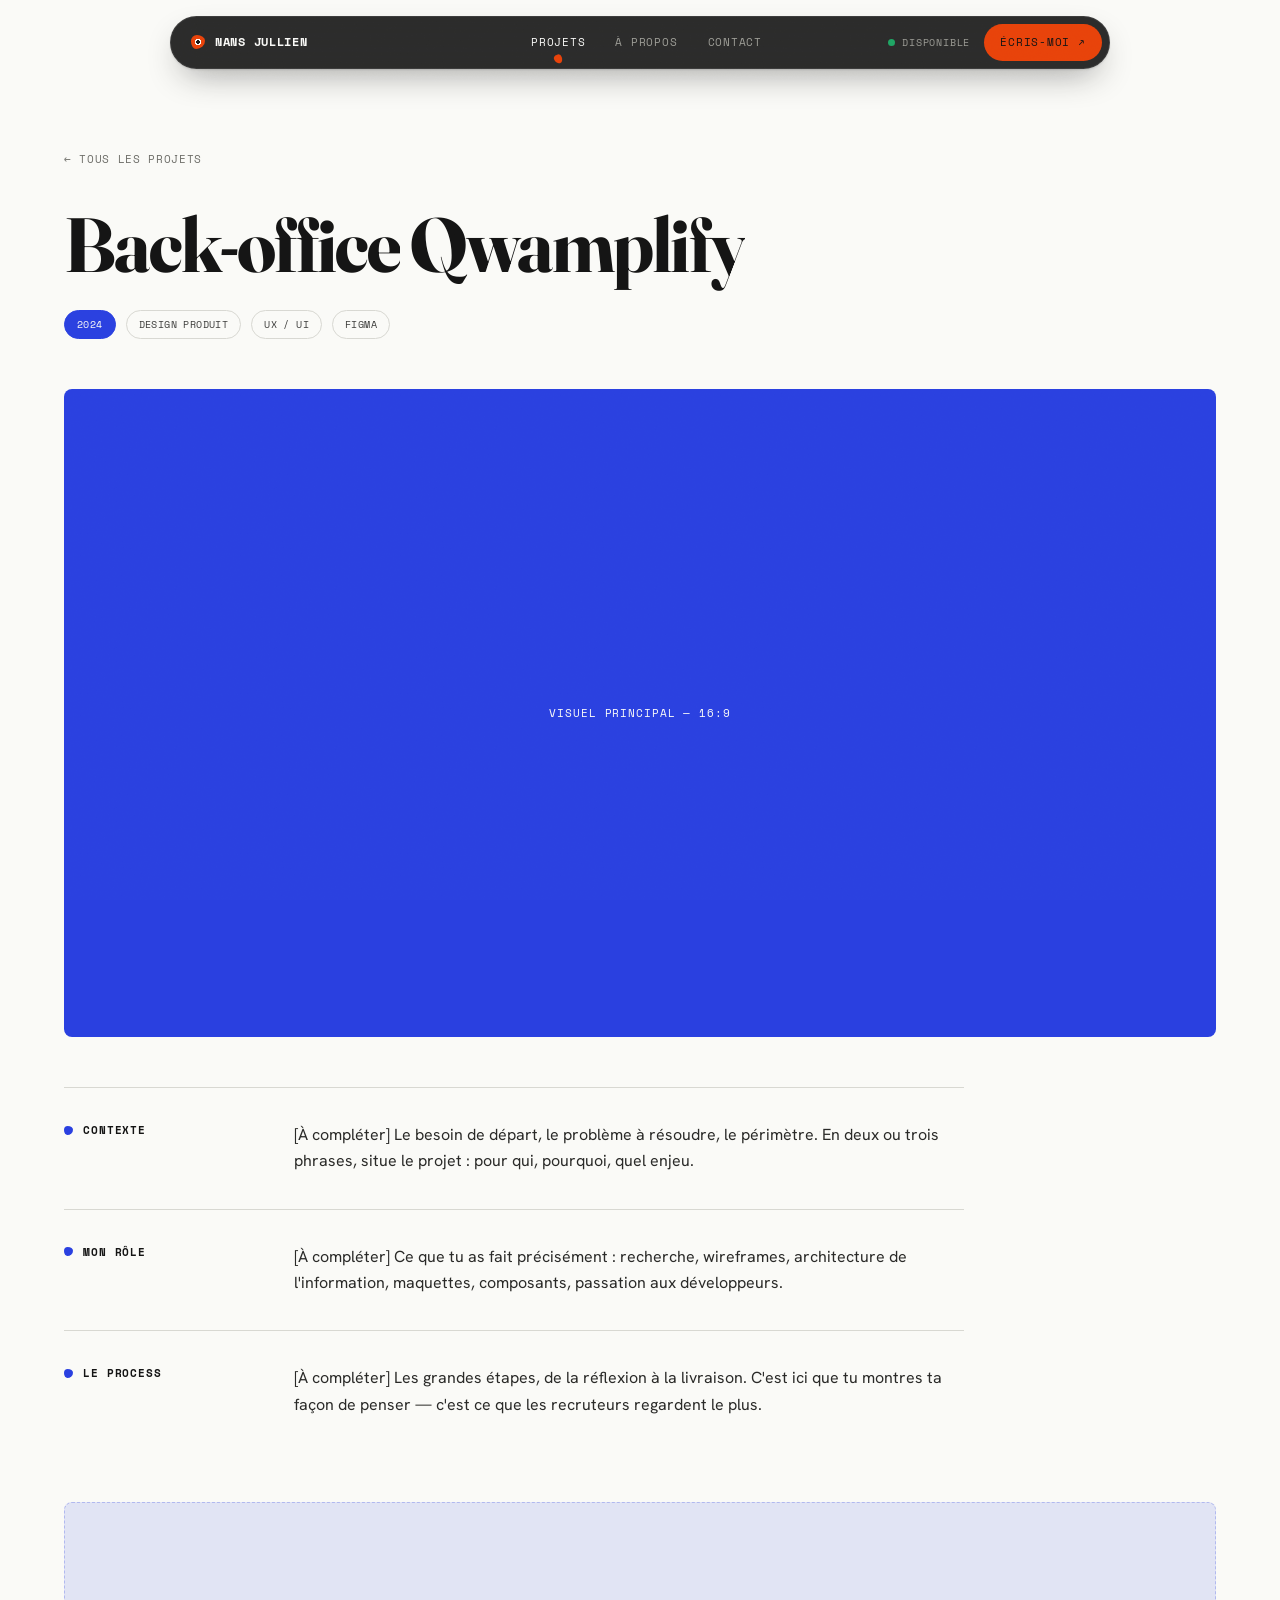
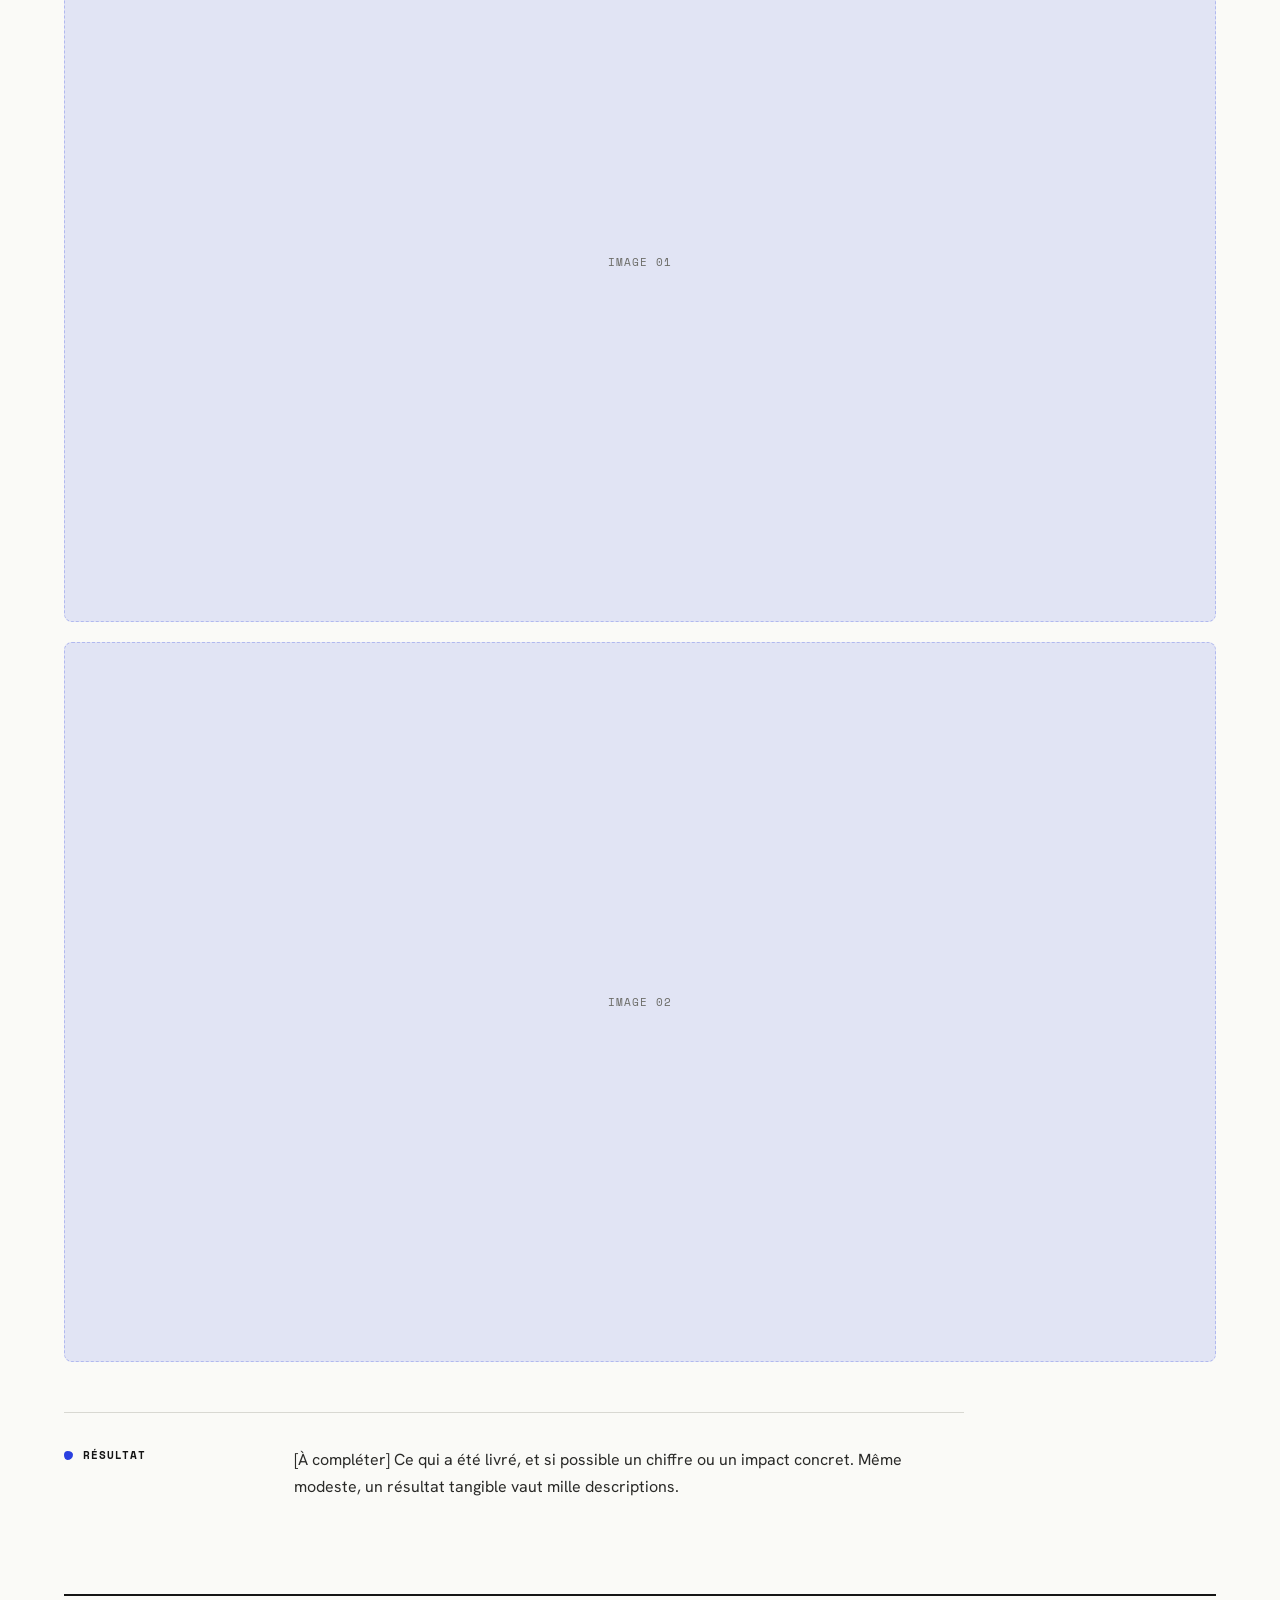
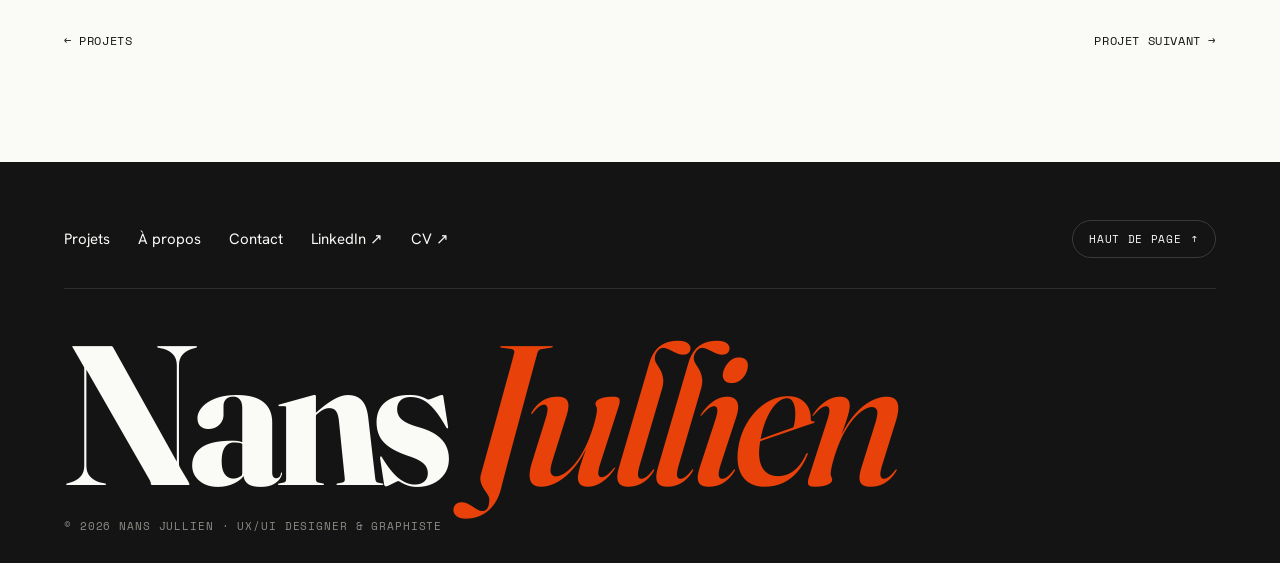
<file: projet-1.html>
<!DOCTYPE html>
<html lang="fr">
<head>
<meta charset="UTF-8">
<meta name="viewport" content="width=device-width, initial-scale=1.0">
<title>Back-office Qwamplify — Nans Jullien</title>
<meta name="description" content="Étude de cas : refonte des interfaces de back-office chez Qwamplify.">
<link rel="icon" href="favicon.svg" type="image/svg+xml">
<link rel="apple-touch-icon" href="apple-touch-icon.png">
<meta property="og:type" content="website">
<meta property="og:locale" content="fr_FR">
<meta property="og:site_name" content="Nans Jullien">
<meta property="og:title" content="Back-office Qwamplify — Nans Jullien">
<meta property="og:description" content="Étude de cas : refonte des interfaces de back-office chez Qwamplify.">
<meta property="og:url" content="https://lqkoye.github.io/portfolio/projet-1.html">
<meta property="og:image" content="https://lqkoye.github.io/portfolio/og-image.png">
<meta property="og:image:width" content="1200">
<meta property="og:image:height" content="630">
<meta name="twitter:card" content="summary_large_image">
<link rel="canonical" href="https://lqkoye.github.io/portfolio/projet-1.html">
<link rel="preconnect" href="https://fonts.googleapis.com">
<link rel="preconnect" href="https://fonts.gstatic.com" crossorigin>
<link href="https://fonts.googleapis.com/css2?family=Fraunces:ital,opsz,wght@0,9..144,400..800;1,9..144,400..700&family=Hanken+Grotesk:wght@400;500;600;700&family=Space+Mono:wght@400;700&display=swap" rel="stylesheet">
<link rel="stylesheet" href="style.css?v=25">
</head>
<body class="page-projet" style="--pc:#2A40E0; --pc-on:#FAFAF7; --pc-t:#2A40E0;">

<a class="skip" href="#contenu">Aller au contenu</a>

<header class="nav">
  <a href="index.html" class="nav-logo" aria-label="Nans Jullien, accueil">Nans Jullien</a>
  <nav class="nav-links" aria-label="Navigation principale">
      <a href="index.html#projets" data-nav="projets" aria-current="page">Projets</a>
      <a href="a-propos.html" data-nav="apropos">À propos</a>
      <a href="contact.html" data-nav="contact">Contact</a>
      <span class="nav-ind" aria-hidden="true"></span>
  </nav>
  <div class="nav-end">
    <span class="mono nav-dispo">Disponible</span>
    <a href="mailto:nans.gabjullien@gmail.com" class="nav-cta">Écris-moi <i>↗</i></a>
  </div>
</header>

<main id="contenu" class="project-page">
  <a href="index.html#projets" class="project-back">← Tous les projets</a>

  <h1 data-split>Back-office Qwamplify</h1>
  <div class="project-tags">
    <span>2024</span>
    <span>Design produit</span>
    <span>UX / UI</span>
    <span>Figma</span>
  </div>

  <!-- VISUEL PRINCIPAL — remplace par img/projet-1-hero.jpg -->
  <div class="project-hero-visual">
    <div class="placeholder"><span class="mono">Visuel principal — 16:9</span></div>
  </div>

  <div class="project-block">
    <h2>Contexte</h2>
    <p>[À compléter] Le besoin de départ, le problème à résoudre, le périmètre. En deux ou trois phrases, situe le projet : pour qui, pourquoi, quel enjeu.</p>
  </div>

  <div class="project-block">
    <h2>Mon rôle</h2>
    <p>[À compléter] Ce que tu as fait précisément : recherche, wireframes, architecture de l'information, maquettes, composants, passation aux développeurs.</p>
  </div>

  <div class="project-block">
    <h2>Le process</h2>
    <p>[À compléter] Les grandes étapes, de la réflexion à la livraison. C'est ici que tu montres ta façon de penser — c'est ce que les recruteurs regardent le plus.</p>
  </div>

  <!-- GALERIE — ajoute tes images ici -->
  <div class="project-images">
    <div class="placeholder ph"><span class="mono">Image 01</span></div>
    <div class="placeholder ph"><span class="mono">Image 02</span></div>
  </div>

  <div class="project-block">
    <h2>Résultat</h2>
    <p>[À compléter] Ce qui a été livré, et si possible un chiffre ou un impact concret. Même modeste, un résultat tangible vaut mille descriptions.</p>
  </div>

  <div class="project-nav">
    <a href="index.html#projets">← Projets</a>
    <a href="projet-2.html">Projet suivant →</a>
  </div>
</main>

<footer class="site-foot">
  <div class="foot-top">
    <nav class="foot-nav" aria-label="Pied de page">
      <a href="index.html#projets">Projets</a>
      <a href="a-propos.html">À propos</a>
      <a href="contact.html">Contact</a>
      <a href="https://www.linkedin.com/in/nans-jullien-30a316129/" target="_blank" rel="noopener">LinkedIn ↗</a>
      <a href="CV-Nans-Jullien.pdf" target="_blank" rel="noopener">CV ↗</a>
    </nav>
    <button type="button" class="to-top" data-top>Haut de page <i>↑</i></button>
  </div>
  <p class="foot-word" aria-hidden="true">Nans <em>Jullien</em></p>
  <p class="mono foot-copy">© 2026 Nans Jullien · UX/UI Designer & Graphiste</p>
</footer>

<script src="main.js?v=25" defer></script>
</body>
</html>
</file>
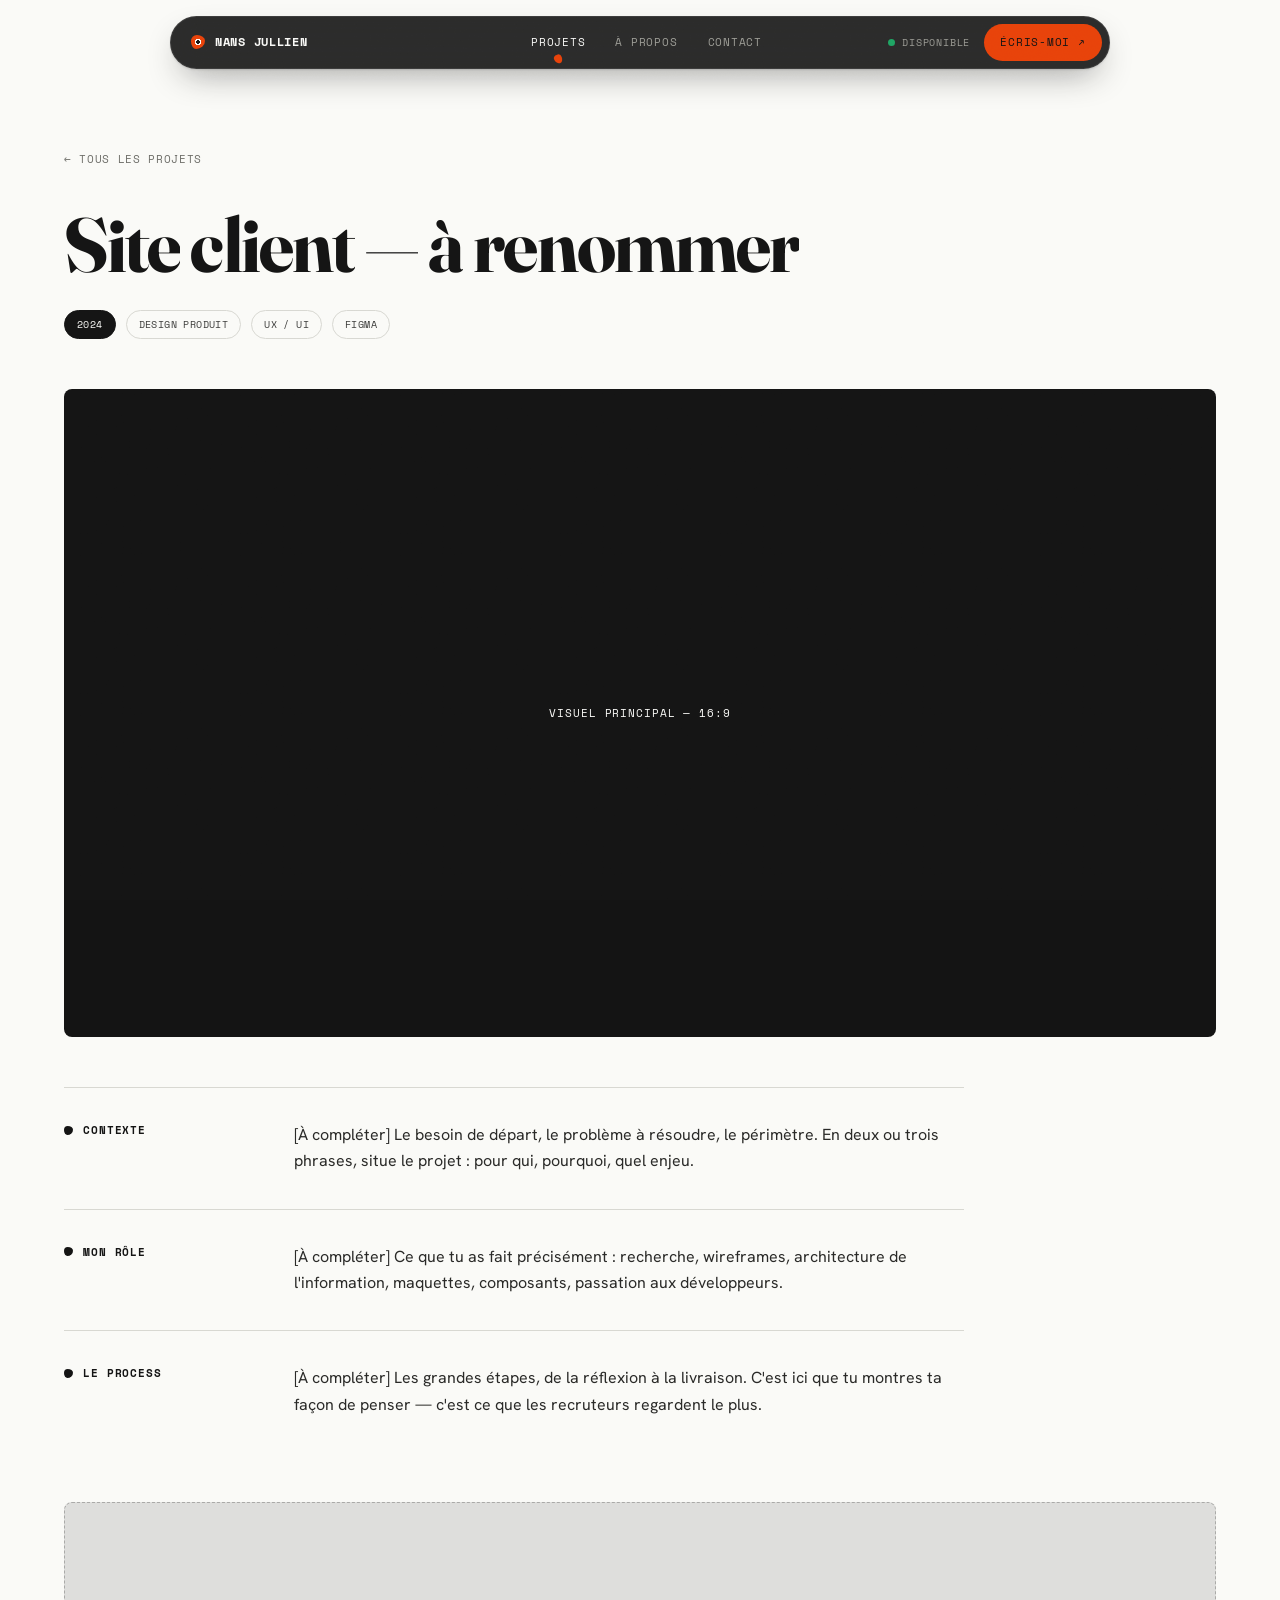
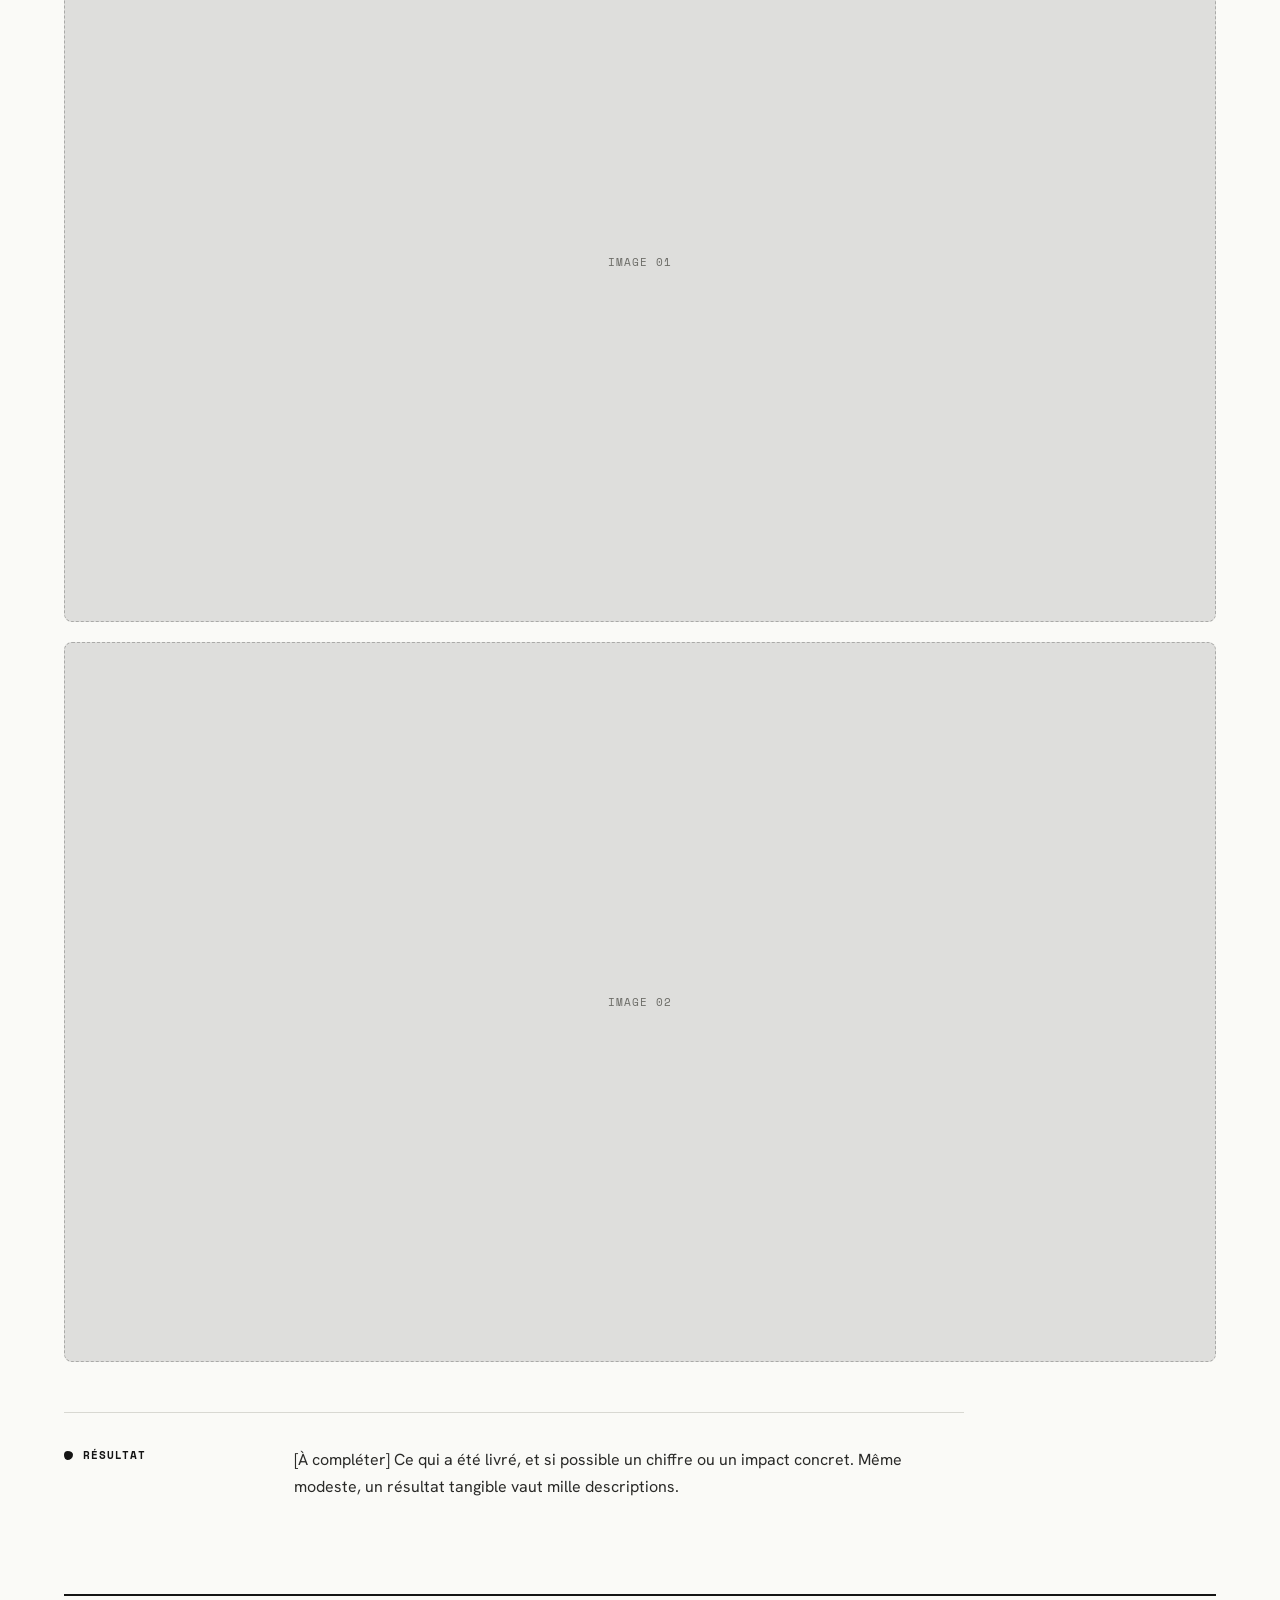
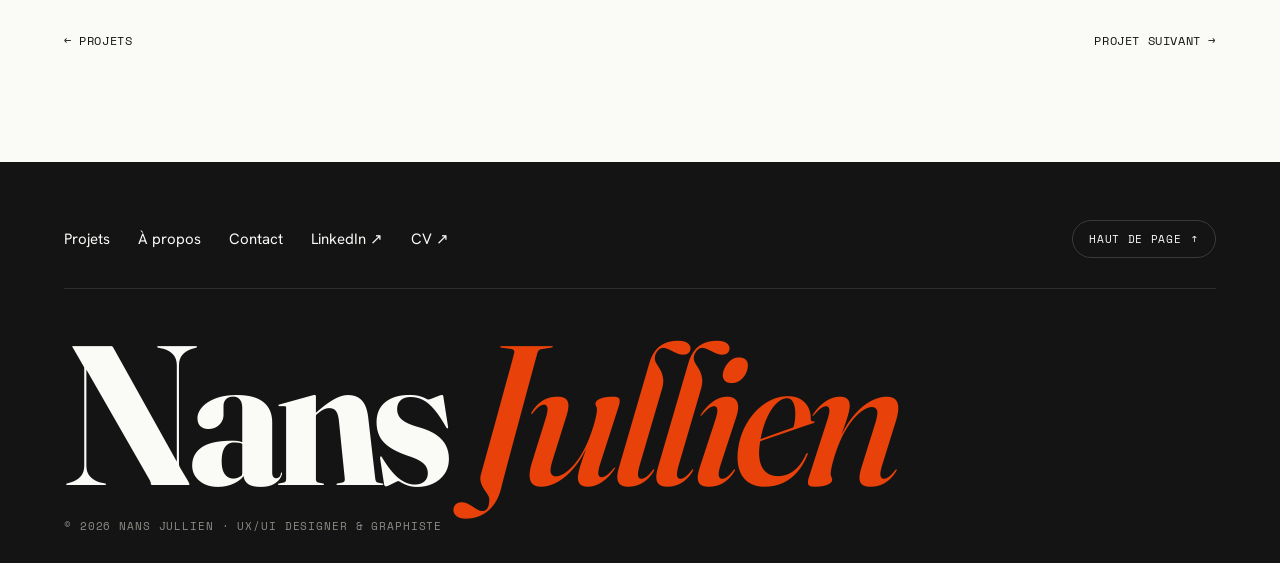
<file: projet-2.html>
<!DOCTYPE html>
<html lang="fr">
<head>
<meta charset="UTF-8">
<meta name="viewport" content="width=device-width, initial-scale=1.0">
<title>Projet 02 — Nans Jullien</title>
<meta name="description" content="Étude de cas : refonte des interfaces de back-office chez Qwamplify.">
<link rel="icon" href="favicon.svg" type="image/svg+xml">
<link rel="apple-touch-icon" href="apple-touch-icon.png">
<meta property="og:type" content="website">
<meta property="og:locale" content="fr_FR">
<meta property="og:site_name" content="Nans Jullien">
<meta property="og:title" content="Projet 02 — Nans Jullien">
<meta property="og:description" content="Étude de cas : refonte des interfaces de back-office chez Qwamplify.">
<meta property="og:url" content="https://lqkoye.github.io/portfolio/projet-2.html">
<meta property="og:image" content="https://lqkoye.github.io/portfolio/og-image.png">
<meta property="og:image:width" content="1200">
<meta property="og:image:height" content="630">
<meta name="twitter:card" content="summary_large_image">
<link rel="canonical" href="https://lqkoye.github.io/portfolio/projet-2.html">
<link rel="preconnect" href="https://fonts.googleapis.com">
<link rel="preconnect" href="https://fonts.gstatic.com" crossorigin>
<link href="https://fonts.googleapis.com/css2?family=Fraunces:ital,opsz,wght@0,9..144,400..800;1,9..144,400..700&family=Hanken+Grotesk:wght@400;500;600;700&family=Space+Mono:wght@400;700&display=swap" rel="stylesheet">
<link rel="stylesheet" href="style.css?v=25">
</head>
<body class="page-projet" style="--pc:#141414; --pc-on:#FAFAF7; --pc-t:#141414;">

<a class="skip" href="#contenu">Aller au contenu</a>

<header class="nav">
  <a href="index.html" class="nav-logo" aria-label="Nans Jullien, accueil">Nans Jullien</a>
  <nav class="nav-links" aria-label="Navigation principale">
      <a href="index.html#projets" data-nav="projets" aria-current="page">Projets</a>
      <a href="a-propos.html" data-nav="apropos">À propos</a>
      <a href="contact.html" data-nav="contact">Contact</a>
      <span class="nav-ind" aria-hidden="true"></span>
  </nav>
  <div class="nav-end">
    <span class="mono nav-dispo">Disponible</span>
    <a href="mailto:nans.gabjullien@gmail.com" class="nav-cta">Écris-moi <i>↗</i></a>
  </div>
</header>

<main id="contenu" class="project-page">
  <a href="index.html#projets" class="project-back">← Tous les projets</a>

  <h1 data-split>Site client — à renommer</h1>
  <div class="project-tags">
    <span>2024</span>
    <span>Design produit</span>
    <span>UX / UI</span>
    <span>Figma</span>
  </div>

  <!-- VISUEL PRINCIPAL — remplace par img/projet-1-hero.jpg -->
  <div class="project-hero-visual">
    <div class="placeholder"><span class="mono">Visuel principal — 16:9</span></div>
  </div>

  <div class="project-block">
    <h2>Contexte</h2>
    <p>[À compléter] Le besoin de départ, le problème à résoudre, le périmètre. En deux ou trois phrases, situe le projet : pour qui, pourquoi, quel enjeu.</p>
  </div>

  <div class="project-block">
    <h2>Mon rôle</h2>
    <p>[À compléter] Ce que tu as fait précisément : recherche, wireframes, architecture de l'information, maquettes, composants, passation aux développeurs.</p>
  </div>

  <div class="project-block">
    <h2>Le process</h2>
    <p>[À compléter] Les grandes étapes, de la réflexion à la livraison. C'est ici que tu montres ta façon de penser — c'est ce que les recruteurs regardent le plus.</p>
  </div>

  <!-- GALERIE — ajoute tes images ici -->
  <div class="project-images">
    <div class="placeholder ph"><span class="mono">Image 01</span></div>
    <div class="placeholder ph"><span class="mono">Image 02</span></div>
  </div>

  <div class="project-block">
    <h2>Résultat</h2>
    <p>[À compléter] Ce qui a été livré, et si possible un chiffre ou un impact concret. Même modeste, un résultat tangible vaut mille descriptions.</p>
  </div>

  <div class="project-nav">
    <a href="index.html#projets">← Projets</a>
    <a href="projet-3.html">Projet suivant →</a>
  </div>
</main>

<footer class="site-foot">
  <div class="foot-top">
    <nav class="foot-nav" aria-label="Pied de page">
      <a href="index.html#projets">Projets</a>
      <a href="a-propos.html">À propos</a>
      <a href="contact.html">Contact</a>
      <a href="https://www.linkedin.com/in/nans-jullien-30a316129/" target="_blank" rel="noopener">LinkedIn ↗</a>
      <a href="CV-Nans-Jullien.pdf" target="_blank" rel="noopener">CV ↗</a>
    </nav>
    <button type="button" class="to-top" data-top>Haut de page <i>↑</i></button>
  </div>
  <p class="foot-word" aria-hidden="true">Nans <em>Jullien</em></p>
  <p class="mono foot-copy">© 2026 Nans Jullien · UX/UI Designer & Graphiste</p>
</footer>

<script src="main.js?v=25" defer></script>
</body>
</html>
</file>
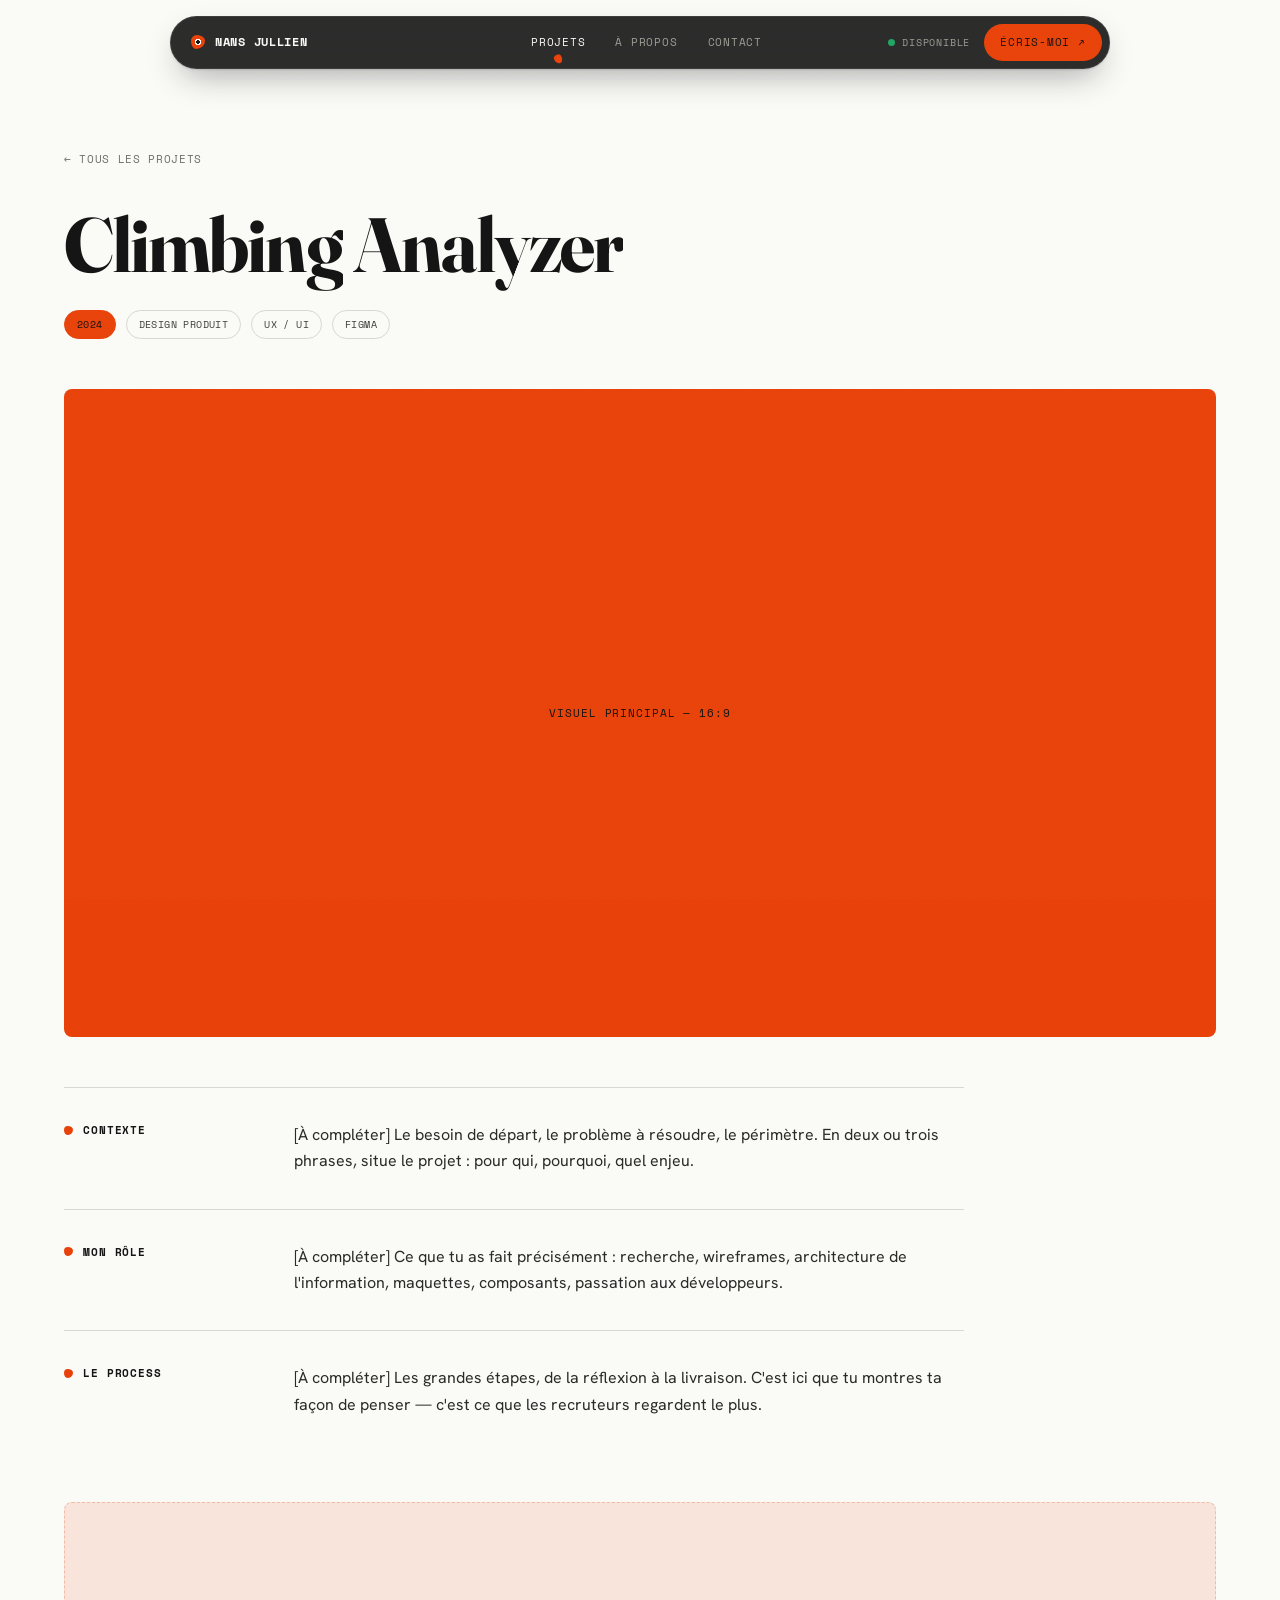
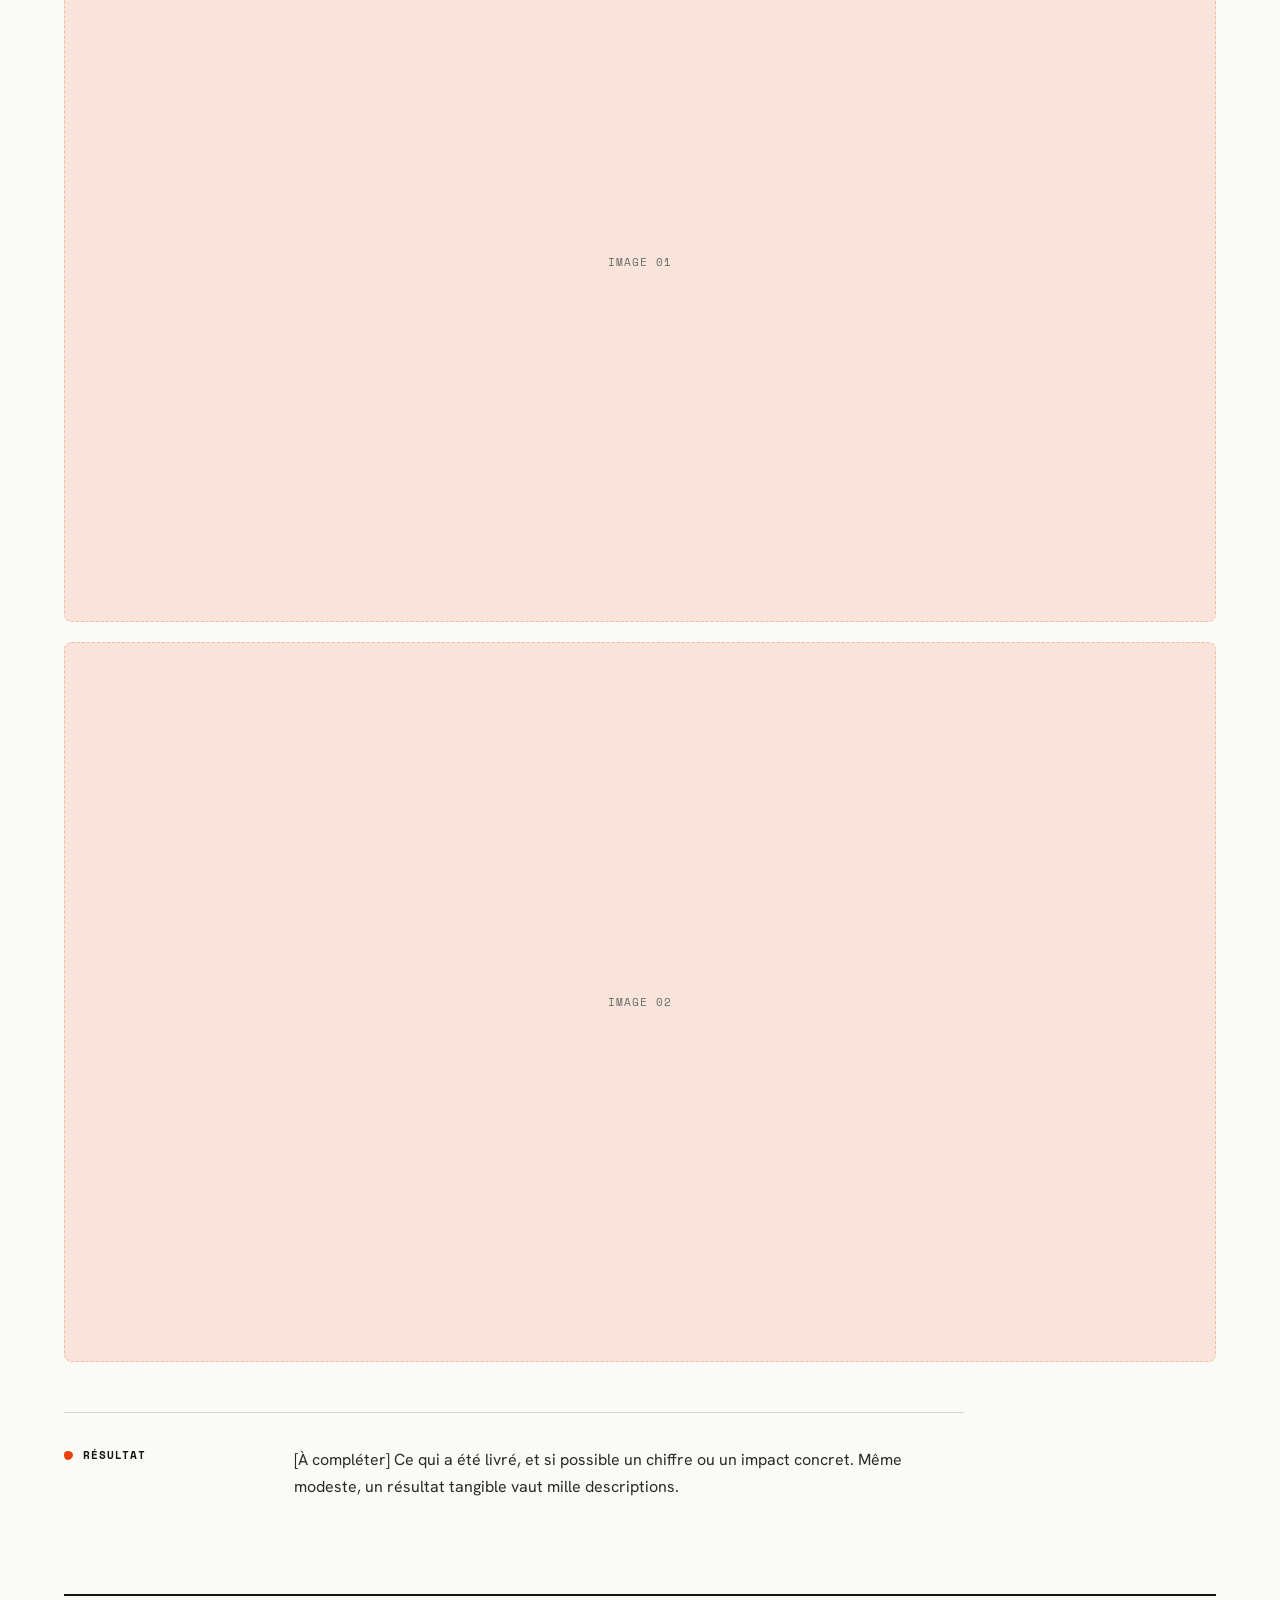
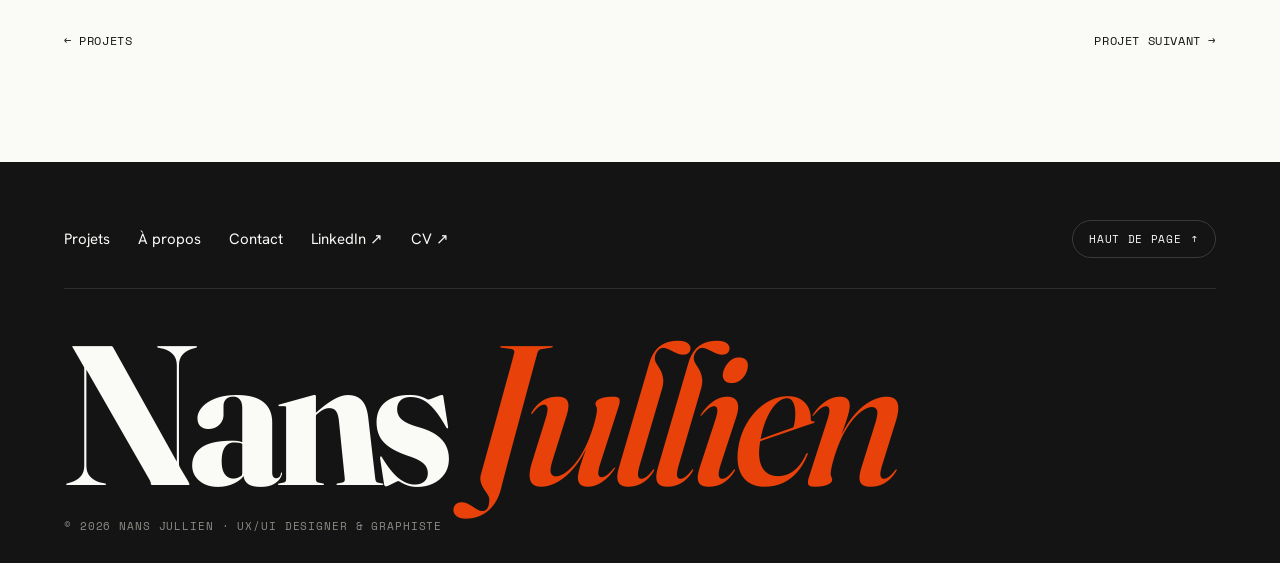
<file: projet-3.html>
<!DOCTYPE html>
<html lang="fr">
<head>
<meta charset="UTF-8">
<meta name="viewport" content="width=device-width, initial-scale=1.0">
<title>Climbing Analyzer — Nans Jullien</title>
<meta name="description" content="Étude de cas : refonte des interfaces de back-office chez Qwamplify.">
<link rel="icon" href="favicon.svg" type="image/svg+xml">
<link rel="apple-touch-icon" href="apple-touch-icon.png">
<meta property="og:type" content="website">
<meta property="og:locale" content="fr_FR">
<meta property="og:site_name" content="Nans Jullien">
<meta property="og:title" content="Climbing Analyzer — Nans Jullien">
<meta property="og:description" content="Étude de cas : refonte des interfaces de back-office chez Qwamplify.">
<meta property="og:url" content="https://lqkoye.github.io/portfolio/projet-3.html">
<meta property="og:image" content="https://lqkoye.github.io/portfolio/og-image.png">
<meta property="og:image:width" content="1200">
<meta property="og:image:height" content="630">
<meta name="twitter:card" content="summary_large_image">
<link rel="canonical" href="https://lqkoye.github.io/portfolio/projet-3.html">
<link rel="preconnect" href="https://fonts.googleapis.com">
<link rel="preconnect" href="https://fonts.gstatic.com" crossorigin>
<link href="https://fonts.googleapis.com/css2?family=Fraunces:ital,opsz,wght@0,9..144,400..800;1,9..144,400..700&family=Hanken+Grotesk:wght@400;500;600;700&family=Space+Mono:wght@400;700&display=swap" rel="stylesheet">
<link rel="stylesheet" href="style.css?v=25">
</head>
<body class="page-projet" style="--pc:#E8420A; --pc-on:#141414; --pc-t:#C2370A;">

<a class="skip" href="#contenu">Aller au contenu</a>

<header class="nav">
  <a href="index.html" class="nav-logo" aria-label="Nans Jullien, accueil">Nans Jullien</a>
  <nav class="nav-links" aria-label="Navigation principale">
      <a href="index.html#projets" data-nav="projets" aria-current="page">Projets</a>
      <a href="a-propos.html" data-nav="apropos">À propos</a>
      <a href="contact.html" data-nav="contact">Contact</a>
      <span class="nav-ind" aria-hidden="true"></span>
  </nav>
  <div class="nav-end">
    <span class="mono nav-dispo">Disponible</span>
    <a href="mailto:nans.gabjullien@gmail.com" class="nav-cta">Écris-moi <i>↗</i></a>
  </div>
</header>

<main id="contenu" class="project-page">
  <a href="index.html#projets" class="project-back">← Tous les projets</a>

  <h1 data-split>Climbing Analyzer</h1>
  <div class="project-tags">
    <span>2024</span>
    <span>Design produit</span>
    <span>UX / UI</span>
    <span>Figma</span>
  </div>

  <!-- VISUEL PRINCIPAL — remplace par img/projet-1-hero.jpg -->
  <div class="project-hero-visual">
    <div class="placeholder"><span class="mono">Visuel principal — 16:9</span></div>
  </div>

  <div class="project-block">
    <h2>Contexte</h2>
    <p>[À compléter] Le besoin de départ, le problème à résoudre, le périmètre. En deux ou trois phrases, situe le projet : pour qui, pourquoi, quel enjeu.</p>
  </div>

  <div class="project-block">
    <h2>Mon rôle</h2>
    <p>[À compléter] Ce que tu as fait précisément : recherche, wireframes, architecture de l'information, maquettes, composants, passation aux développeurs.</p>
  </div>

  <div class="project-block">
    <h2>Le process</h2>
    <p>[À compléter] Les grandes étapes, de la réflexion à la livraison. C'est ici que tu montres ta façon de penser — c'est ce que les recruteurs regardent le plus.</p>
  </div>

  <!-- GALERIE — ajoute tes images ici -->
  <div class="project-images">
    <div class="placeholder ph"><span class="mono">Image 01</span></div>
    <div class="placeholder ph"><span class="mono">Image 02</span></div>
  </div>

  <div class="project-block">
    <h2>Résultat</h2>
    <p>[À compléter] Ce qui a été livré, et si possible un chiffre ou un impact concret. Même modeste, un résultat tangible vaut mille descriptions.</p>
  </div>

  <div class="project-nav">
    <a href="index.html#projets">← Projets</a>
    <a href="projet-4.html">Projet suivant →</a>
  </div>
</main>

<footer class="site-foot">
  <div class="foot-top">
    <nav class="foot-nav" aria-label="Pied de page">
      <a href="index.html#projets">Projets</a>
      <a href="a-propos.html">À propos</a>
      <a href="contact.html">Contact</a>
      <a href="https://www.linkedin.com/in/nans-jullien-30a316129/" target="_blank" rel="noopener">LinkedIn ↗</a>
      <a href="CV-Nans-Jullien.pdf" target="_blank" rel="noopener">CV ↗</a>
    </nav>
    <button type="button" class="to-top" data-top>Haut de page <i>↑</i></button>
  </div>
  <p class="foot-word" aria-hidden="true">Nans <em>Jullien</em></p>
  <p class="mono foot-copy">© 2026 Nans Jullien · UX/UI Designer & Graphiste</p>
</footer>

<script src="main.js?v=25" defer></script>
</body>
</html>
</file>
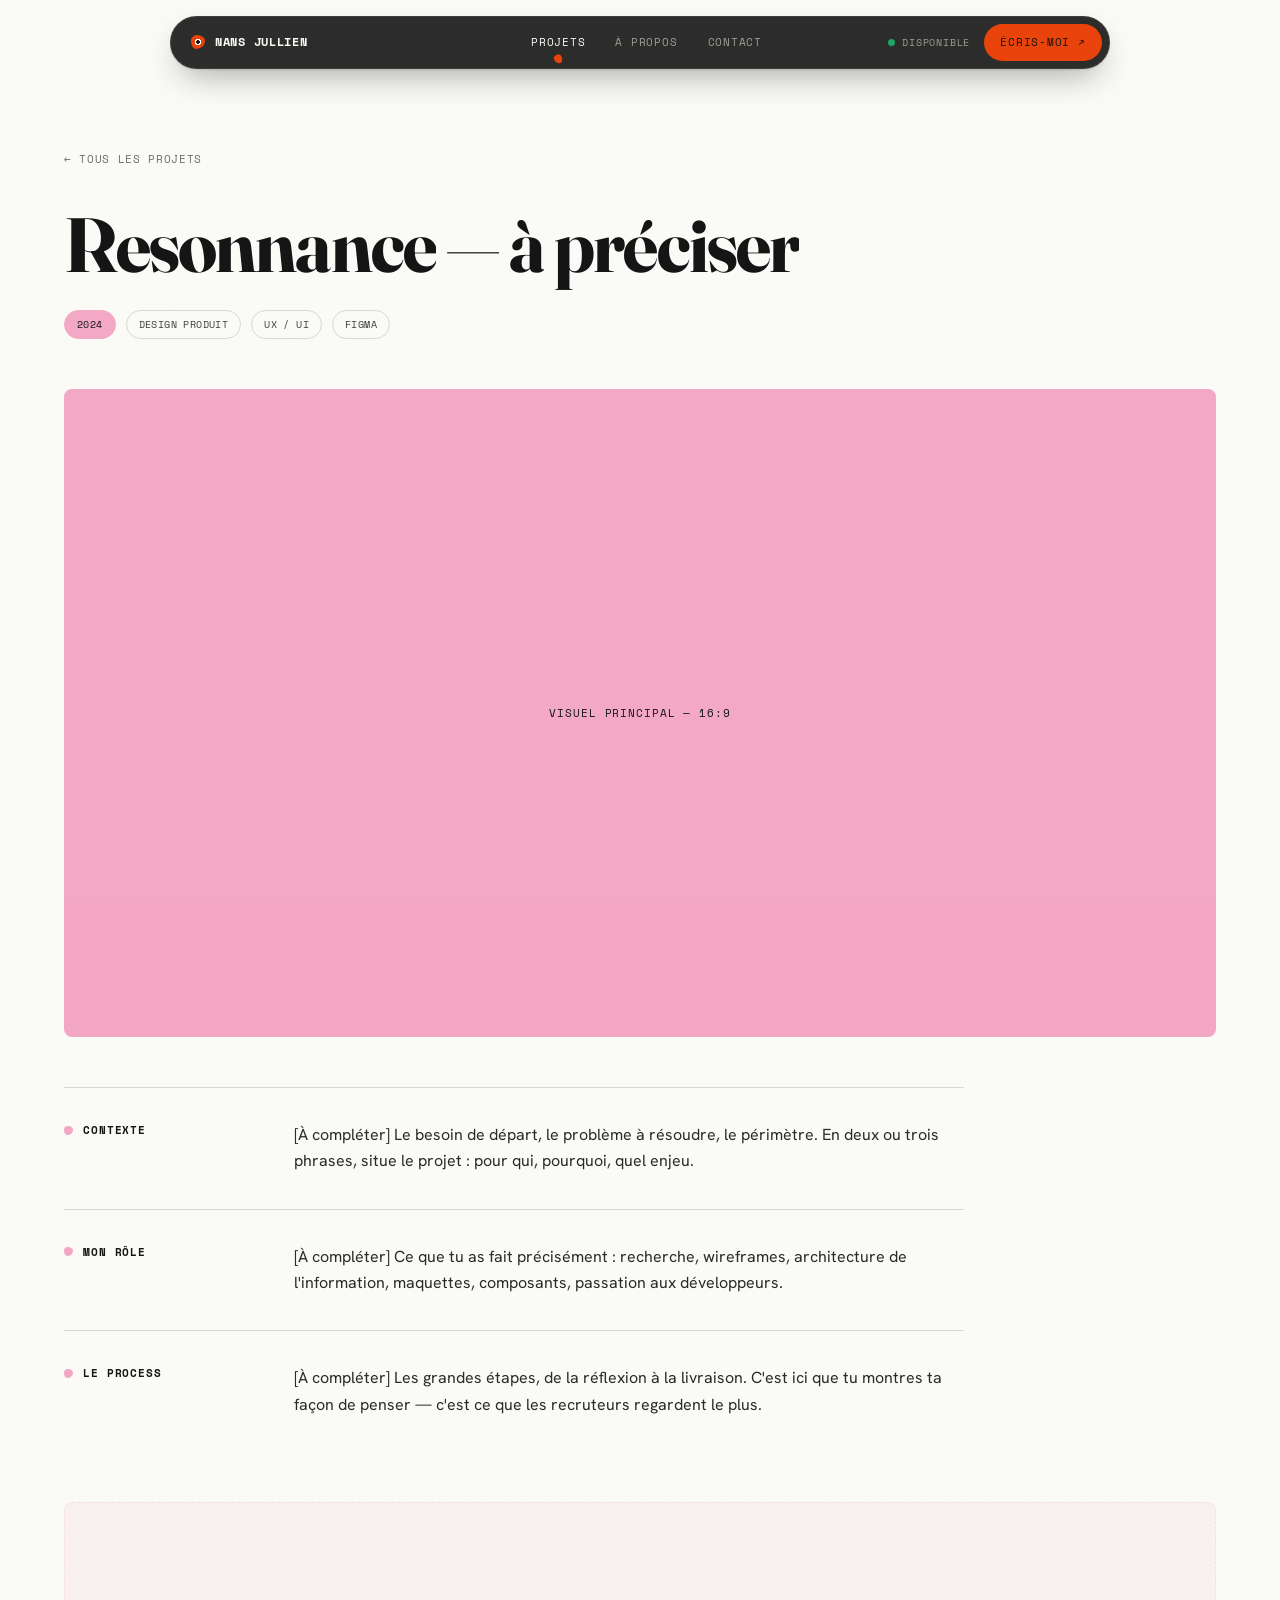
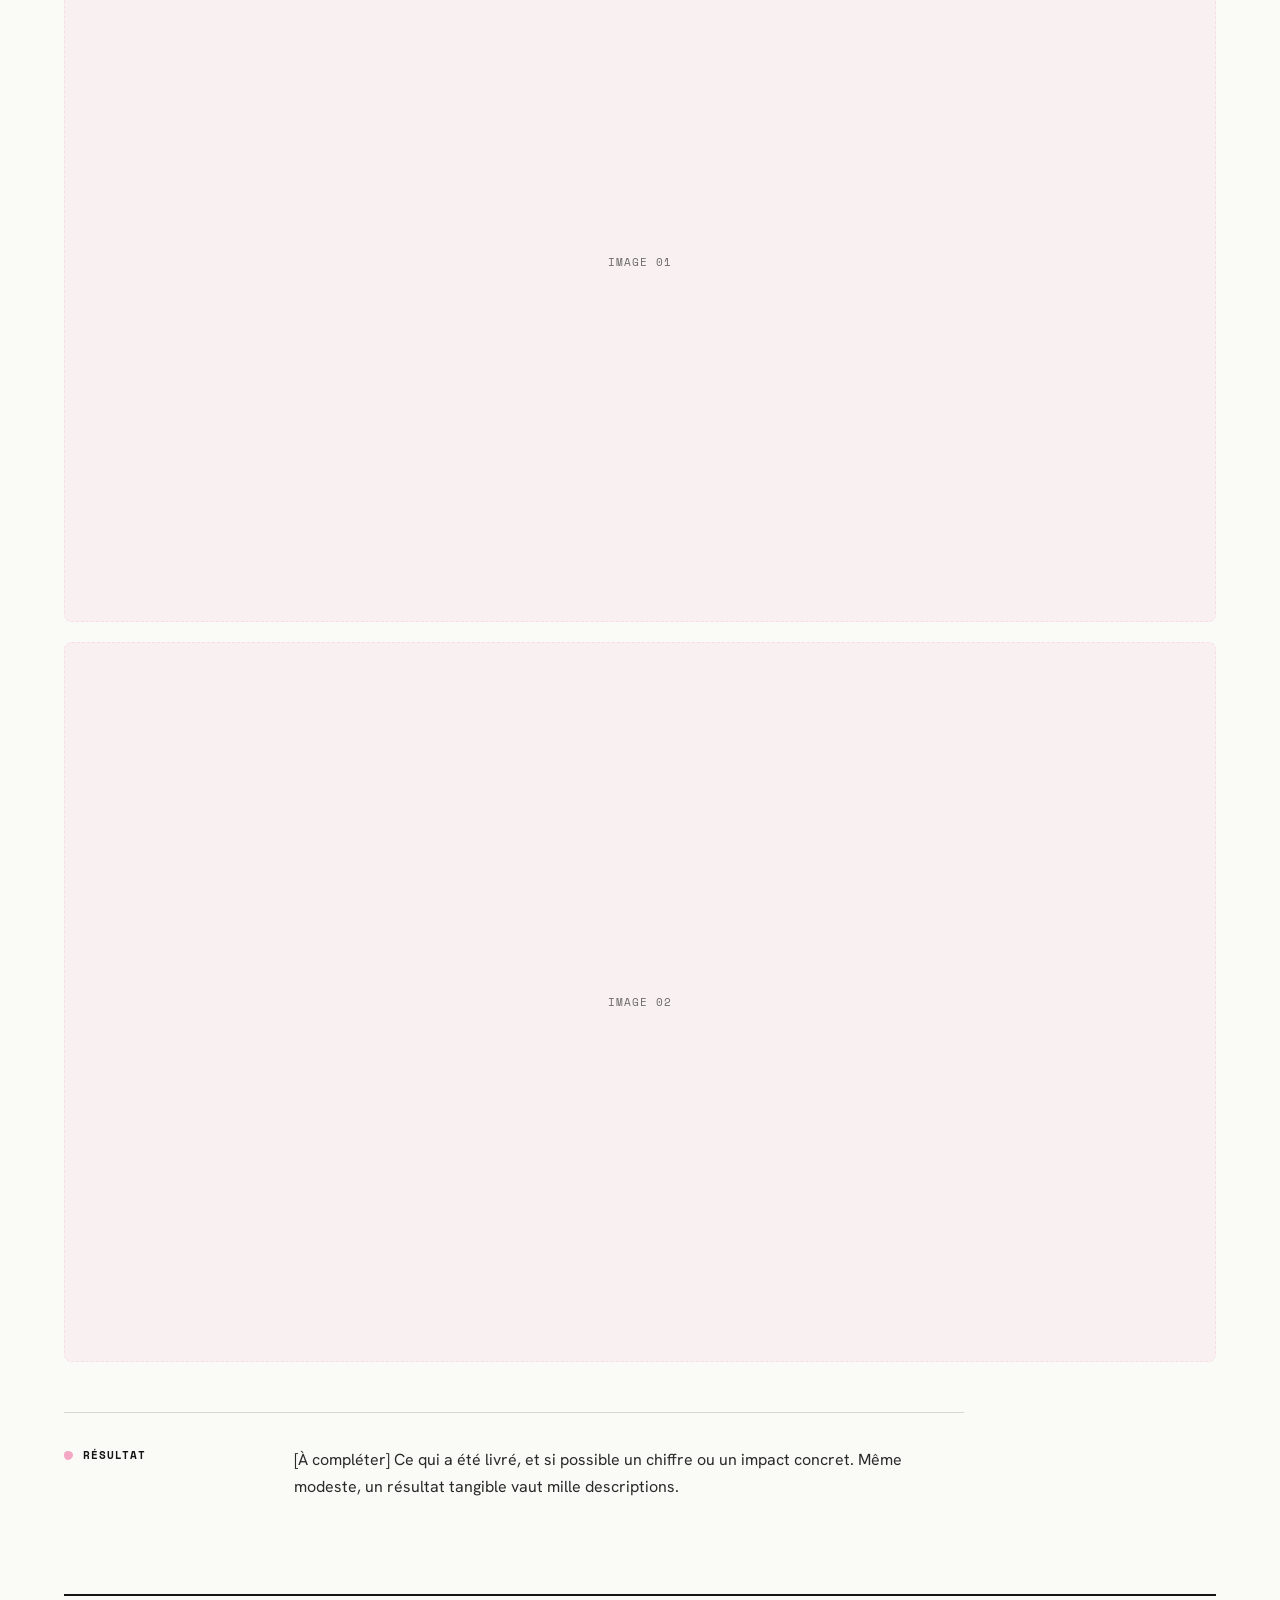
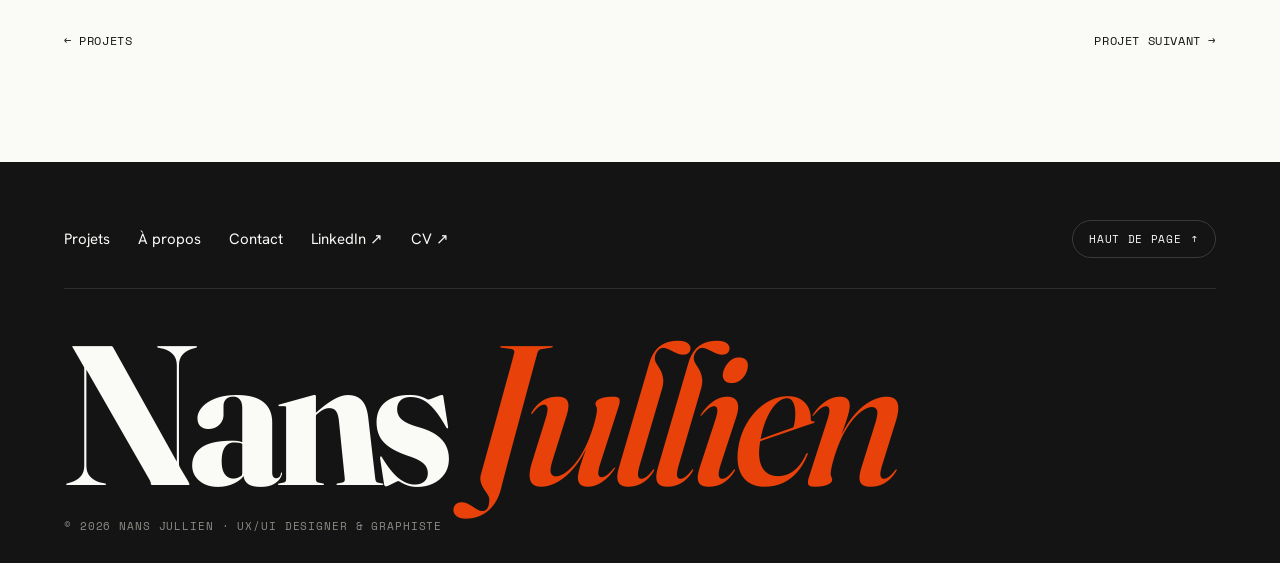
<file: projet-4.html>
<!DOCTYPE html>
<html lang="fr">
<head>
<meta charset="UTF-8">
<meta name="viewport" content="width=device-width, initial-scale=1.0">
<title>Resonnance — Nans Jullien</title>
<meta name="description" content="Étude de cas : refonte des interfaces de back-office chez Qwamplify.">
<link rel="icon" href="favicon.svg" type="image/svg+xml">
<link rel="apple-touch-icon" href="apple-touch-icon.png">
<meta property="og:type" content="website">
<meta property="og:locale" content="fr_FR">
<meta property="og:site_name" content="Nans Jullien">
<meta property="og:title" content="Resonnance — Nans Jullien">
<meta property="og:description" content="Étude de cas : refonte des interfaces de back-office chez Qwamplify.">
<meta property="og:url" content="https://lqkoye.github.io/portfolio/projet-4.html">
<meta property="og:image" content="https://lqkoye.github.io/portfolio/og-image.png">
<meta property="og:image:width" content="1200">
<meta property="og:image:height" content="630">
<meta name="twitter:card" content="summary_large_image">
<link rel="canonical" href="https://lqkoye.github.io/portfolio/projet-4.html">
<link rel="preconnect" href="https://fonts.googleapis.com">
<link rel="preconnect" href="https://fonts.gstatic.com" crossorigin>
<link href="https://fonts.googleapis.com/css2?family=Fraunces:ital,opsz,wght@0,9..144,400..800;1,9..144,400..700&family=Hanken+Grotesk:wght@400;500;600;700&family=Space+Mono:wght@400;700&display=swap" rel="stylesheet">
<link rel="stylesheet" href="style.css?v=25">
</head>
<body class="page-projet" style="--pc:#F3A7C4; --pc-on:#141414; --pc-t:#B83C74;">

<a class="skip" href="#contenu">Aller au contenu</a>

<header class="nav">
  <a href="index.html" class="nav-logo" aria-label="Nans Jullien, accueil">Nans Jullien</a>
  <nav class="nav-links" aria-label="Navigation principale">
      <a href="index.html#projets" data-nav="projets" aria-current="page">Projets</a>
      <a href="a-propos.html" data-nav="apropos">À propos</a>
      <a href="contact.html" data-nav="contact">Contact</a>
      <span class="nav-ind" aria-hidden="true"></span>
  </nav>
  <div class="nav-end">
    <span class="mono nav-dispo">Disponible</span>
    <a href="mailto:nans.gabjullien@gmail.com" class="nav-cta">Écris-moi <i>↗</i></a>
  </div>
</header>

<main id="contenu" class="project-page">
  <a href="index.html#projets" class="project-back">← Tous les projets</a>

  <h1 data-split>Resonnance — à préciser</h1>
  <div class="project-tags">
    <span>2024</span>
    <span>Design produit</span>
    <span>UX / UI</span>
    <span>Figma</span>
  </div>

  <!-- VISUEL PRINCIPAL — remplace par img/projet-1-hero.jpg -->
  <div class="project-hero-visual">
    <div class="placeholder"><span class="mono">Visuel principal — 16:9</span></div>
  </div>

  <div class="project-block">
    <h2>Contexte</h2>
    <p>[À compléter] Le besoin de départ, le problème à résoudre, le périmètre. En deux ou trois phrases, situe le projet : pour qui, pourquoi, quel enjeu.</p>
  </div>

  <div class="project-block">
    <h2>Mon rôle</h2>
    <p>[À compléter] Ce que tu as fait précisément : recherche, wireframes, architecture de l'information, maquettes, composants, passation aux développeurs.</p>
  </div>

  <div class="project-block">
    <h2>Le process</h2>
    <p>[À compléter] Les grandes étapes, de la réflexion à la livraison. C'est ici que tu montres ta façon de penser — c'est ce que les recruteurs regardent le plus.</p>
  </div>

  <!-- GALERIE — ajoute tes images ici -->
  <div class="project-images">
    <div class="placeholder ph"><span class="mono">Image 01</span></div>
    <div class="placeholder ph"><span class="mono">Image 02</span></div>
  </div>

  <div class="project-block">
    <h2>Résultat</h2>
    <p>[À compléter] Ce qui a été livré, et si possible un chiffre ou un impact concret. Même modeste, un résultat tangible vaut mille descriptions.</p>
  </div>

  <div class="project-nav">
    <a href="index.html#projets">← Projets</a>
    <a href="projet-2.html">Projet suivant →</a>
  </div>
</main>

<footer class="site-foot">
  <div class="foot-top">
    <nav class="foot-nav" aria-label="Pied de page">
      <a href="index.html#projets">Projets</a>
      <a href="a-propos.html">À propos</a>
      <a href="contact.html">Contact</a>
      <a href="https://www.linkedin.com/in/nans-jullien-30a316129/" target="_blank" rel="noopener">LinkedIn ↗</a>
      <a href="CV-Nans-Jullien.pdf" target="_blank" rel="noopener">CV ↗</a>
    </nav>
    <button type="button" class="to-top" data-top>Haut de page <i>↑</i></button>
  </div>
  <p class="foot-word" aria-hidden="true">Nans <em>Jullien</em></p>
  <p class="mono foot-copy">© 2026 Nans Jullien · UX/UI Designer & Graphiste</p>
</footer>

<script src="main.js?v=25" defer></script>
</body>
</html>
</file>
<file: style.css>
/* ============================================================
   Nans Jullien — Portfolio
   Direction : suisse minimal + couleurs de prises d'escalade
   Fraunces / Hanken Grotesk / Space Mono
   ============================================================ */

:root{
  --bg:#FAFAF7;
  --ink:#141414;
  --body:#2A2A28;
  --secondary:#3A3A38;
  --gray:#6B6B66;
  --line:#D8D8D2;

  /* palette "prises" */
  --accent:#E8420A;   /* orange */
  --cobalt:#2A40E0;
  --rose:#F3A7C4;
  --accent-text:#C2370A; /* orange lisible pour le petit texte sur fond clair (5.2:1) */
  --cream:#FAFAF7;   /* prise claire sur fond sombre */
  --radius:8px;      /* arrondi unique des cartes et visuels */

  --display:'Fraunces',serif;
  --sans:'Hanken Grotesk',sans-serif;
  --mono:'Space Mono',monospace;

  --gutter:5vw;
  --maxw:1280px;
  --px:max(var(--gutter), calc((100vw - var(--maxw)) / 2 + var(--gutter)));
  --ease:cubic-bezier(.2,.7,.1,1);
}

*{ margin:0; padding:0; box-sizing:border-box; }
html{ scroll-behavior:smooth; background:var(--bg); }
body{
  background:var(--bg); color:var(--ink); font-family:var(--sans);
  -webkit-font-smoothing:antialiased; line-height:1.5; overflow-x:clip;
}
a{ color:inherit; text-decoration:none; }
img{ max-width:100%; display:block; }
::selection{ background:var(--accent); color:var(--bg); }

.mono{
  font-family:var(--mono); font-size:11px; letter-spacing:0.08em;
  text-transform:uppercase; color:var(--gray);
}

.skip{
  position:absolute; left:-9999px; top:0; z-index:300;
  background:var(--ink); color:var(--bg); padding:10px 16px;
  font-family:var(--mono); font-size:12px;
}
.skip:focus{ left:0; }
:focus-visible{ outline:2px solid var(--accent); outline-offset:4px; }

/* ---------- PROGRESS + CURSOR ---------- */
.progress{
  position:fixed; top:0; left:0; z-index:60; height:3px; width:100%;
  background:var(--accent);
  transform-origin:0 50%; transform:scaleX(0);
}

/* ---------- NAV ---------- */
.nav{
  position:sticky; top:16px; z-index:50;
  width:min(940px, calc(100% - 32px)); margin:16px auto 0;
  display:grid; grid-template-columns:1fr auto 1fr; align-items:center; gap:20px;
  padding:7px 7px 7px 20px; border-radius:999px;
  background:rgba(20,20,20,0.9); color:var(--cream);
  backdrop-filter:blur(14px) saturate(1.3); -webkit-backdrop-filter:blur(14px) saturate(1.3);
  border:1px solid rgba(250,250,247,0.08);
  box-shadow:0 1px 2px rgba(20,20,20,.12), 0 14px 34px -12px rgba(20,20,20,.45);
  transition:box-shadow .4s var(--ease), background .4s;
}
.nav.is-scrolled{ box-shadow:0 1px 2px rgba(20,20,20,.14), 0 20px 46px -12px rgba(20,20,20,.55); }
.nav-logo{
  justify-self:start; display:inline-flex; align-items:center; gap:10px;
  font-family:var(--mono); font-size:12px; letter-spacing:.06em;
  text-transform:uppercase; font-weight:700; color:var(--cream);
}
.nav-logo::before{
  content:""; width:14px; height:14px; flex:none;
  background:radial-gradient(circle, var(--ink) 0 1.6px, var(--cream) 1.6px 3.2px, transparent 3.2px), var(--accent);
  border-radius:42% 58% 63% 37% / 45% 41% 59% 55%;
  transition:transform .6s var(--ease);
}
.nav-logo:hover::before{ transform:rotate(200deg) scale(1.2); }

.nav-links{ position:relative; display:flex; gap:6px; align-items:center; }
.nav-links a{
  font-family:var(--mono); font-size:11px; letter-spacing:.07em; text-transform:uppercase;
  color:#9C9C95; padding:9px 12px; border-radius:999px;
  transition:color .25s, background .25s;
}
.nav-links a:hover{ color:var(--cream); background:rgba(250,250,247,.06); }
.nav-links a[aria-current="page"], .nav-links a.is-active{ color:var(--cream); }
.nav-ind{ /* la prise qui suit la section active */
  position:absolute; bottom:-3px; left:0; width:9px; height:8px;
  background:var(--accent); border-radius:42% 58% 63% 37% / 45% 41% 59% 55%;
  opacity:0; transform:translateX(var(--ix, 0px)) rotate(var(--ir, 0deg));
  transition:transform .55s var(--ease), opacity .3s;
}
.nav-ind.on{ opacity:1; }

.nav-end{ justify-self:end; display:flex; align-items:center; gap:14px; }
.nav-dispo{ display:inline-flex; align-items:center; gap:7px; color:#9C9C95; font-size:10px; }
.nav-dispo::before{ content:""; width:7px; height:7px; border-radius:50%; background:#1FA463; animation:pulse 2s infinite; }
.nav-cta{
  display:inline-flex; align-items:center; gap:8px;
  font-family:var(--mono); font-size:11px; letter-spacing:.07em; text-transform:uppercase;
  background:var(--accent); color:var(--ink); padding:10px 16px; border-radius:999px;
  transition:background .25s, color .25s;
}
.nav-cta i{ font-style:normal; transition:transform .35s var(--ease); }
.nav-cta:hover{ background:var(--cream); color:var(--ink); }
.nav-cta:hover i{ transform:translate(2px,-2px); }
@keyframes pulse{
  0%{ box-shadow:0 0 0 0 rgba(31,164,99,.55); }
  70%{ box-shadow:0 0 0 8px rgba(31,164,99,0); }
  100%{ box-shadow:0 0 0 0 rgba(31,164,99,0); }
}

/* ---------- PRISES (formes flottantes) ---------- */
.hold{
  position:absolute; width:var(--s,120px); pointer-events:none;
  will-change:transform; scale:.9; opacity:0;
  transition:scale .9s var(--ease) var(--delay,0s), opacity .6s var(--ease) var(--delay,0s);
}
.hold.in{ scale:1; opacity:1; }
.hold svg{
  width:100%; height:auto; display:block; overflow:visible;
  animation:float var(--d,9s) ease-in-out infinite alternate;
}
.hold path{ fill:currentColor; }
.hold .h-rim{ fill:var(--bg); }
.hold .h-in{ fill:var(--ink); }
.hold--star path{ stroke:currentColor; stroke-width:18; stroke-linejoin:round; }
@keyframes float{
  from{ transform:rotate(-7deg) translateY(-10px); }
  to{ transform:rotate(9deg) translateY(12px); }
}
@keyframes spin{ to{ transform:rotate(360deg); } }

/* ---------- HERO ---------- */
.hero{
  position:relative; overflow:hidden;
  min-height:calc(100svh - 76px);
  display:flex; flex-direction:column; justify-content:center;
  padding:6vh var(--px) 10vh;
}
.hero > :not(.hero-shapes):not(.hero-foot):not(.hero-bg){ position:relative; z-index:1; }
.hero-shapes{ position:absolute; inset:0; z-index:0; }

.hero .h1{ --s:clamp(160px,18vw,280px); top:13%; right:6%; color:var(--accent); --delay:.25s; --d:10s; }
.hero .h2{ --s:clamp(110px,11vw,170px); top:54%; right:24%; color:var(--cobalt); --delay:.4s; --d:8s; }
.hero .h3{ --s:clamp(130px,14vw,210px); bottom:9%; right:4%; color:var(--rose); --delay:.55s; --d:11s; }

.hero-kicker{ margin-bottom:30px; }
.hero-title{
  font-family:var(--display); font-weight:600;
  font-size:clamp(44px,6.4vw,100px); line-height:1.02; letter-spacing:-0.025em;
  font-variation-settings:'opsz' 144; max-width:16ch;
}
.hero-title em{
  font-style:italic; font-weight:500; color:var(--accent);
  background:linear-gradient(var(--rose),var(--rose)) 0 86% / 0% .16em no-repeat;
  transition:background-size .9s var(--ease) 1.1s;
}
.hero-title.in em{ background-size:100% .16em; }
.hero-sub{
  margin-top:30px; max-width:52ch;
  font-size:clamp(15px,1.5vw,18px); line-height:1.6; color:var(--body);
}
.hero-actions{ display:flex; gap:14px; margin-top:38px; flex-wrap:wrap; }
.hero-foot{
  position:absolute; left:var(--px); right:var(--px); bottom:28px;
  display:flex; justify-content:space-between; align-items:center; z-index:1;
}
.scroll-hint{ display:inline-flex; gap:10px; align-items:center; }
.scroll-hint i{ font-style:normal; display:inline-block; animation:bob 1.8s ease-in-out infinite; color:var(--accent); }
@keyframes bob{ 50%{ transform:translateY(5px); } }

/* split words */
.word{ display:inline-block; overflow:hidden; vertical-align:top; padding-bottom:.1em; margin-bottom:-.1em; }
.word > span{ display:inline-block; }
.js [data-split] .word > span{
  transform:translateY(110%);
  transition:transform .7s var(--ease);
  transition-delay:calc(var(--i) * 32ms + var(--sd, 0s));
}
.js [data-split].in .word > span{ transform:none; }

/* ---------- BOUTONS ---------- */
.btn{
  display:inline-flex; align-items:center; gap:10px;
  font-family:var(--mono); font-size:11px; letter-spacing:.08em;
  text-transform:uppercase; padding:14px 22px; border:1px solid var(--ink);
  border-radius:999px; transition:color .3s, border-color .3s, background-size .45s var(--ease);
}
.btn i{ font-style:normal; transition:transform .35s var(--ease); }
.btn:hover i{ transform:translateX(4px); }
.btn-primary{
  color:var(--ink); border-color:var(--accent);
  background:var(--accent) linear-gradient(var(--ink),var(--ink)) 0 100% / 100% 0 no-repeat;
}
.btn-primary:hover{ background-size:100% 100%; border-color:var(--ink); color:var(--cream); }

/* ---------- SANGLES (bandeaux croisés) ---------- */
.tapes{
  position:relative; overflow:hidden;
  height:clamp(190px,19vw,260px); margin:0;
}
.tape{
  position:absolute; left:-6%; width:112%; top:50%;
}
.tape--a{ background:var(--accent); color:var(--ink); padding:clamp(12px,1.3vw,18px) 0; transform:translateY(-50%) rotate(-3.2deg); z-index:2; }
.tape--b{ background:var(--ink); color:var(--bg); padding:clamp(10px,1vw,14px) 0; transform:translateY(-50%) rotate(3deg); z-index:1; }
/* coutures de sangle */
.tape::before, .tape::after{
  content:""; position:absolute; left:0; right:0; height:0;
  border-top:1.5px dashed currentColor; opacity:.35;
}
.tape::before{ top:6px; }
.tape::after{ bottom:6px; }
.tape-track{ display:flex; align-items:center; width:max-content; will-change:transform; }
.tape--a span{
  font-family:var(--display); font-style:italic; font-weight:500; white-space:nowrap;
  font-size:clamp(26px,3.4vw,48px); line-height:1; padding:0 22px;
  font-variation-settings:'opsz' 96;
}
.t-hold{ width:clamp(22px,2.2vw,32px); height:auto; flex:none; }
.t-hold path{ fill:var(--ink); }
.t-hold circle{ fill:var(--accent); }
.tape--a .tape-track > svg:nth-of-type(3n+2) path{ fill:var(--bg); }
.tape--b span{
  font-family:var(--mono); font-size:clamp(11px,1vw,14px); letter-spacing:.12em;
  text-transform:uppercase; white-space:nowrap; padding:0 20px;
}
.tape--b i{ width:9px; height:9px; flex:none; border-radius:42% 58% 63% 37% / 45% 41% 59% 55%; background:var(--rose); }
.tape--b i:nth-of-type(3n+2){ background:var(--accent); }
.tape--b i:nth-of-type(3n){ background:#6E83FF; }
/* sans JS : défilement CSS */
.tape--a .tape-track{ animation:tape 38s linear infinite; }
.tape--b .tape-track{ animation:tape 46s linear infinite reverse; }
.tapes.is-live .tape-track{ animation:none; }
@keyframes tape{ to{ transform:translateX(-50%); } }
@media (max-width:760px){
  .tapes{ height:230px; }
  .tape--a{ transform:translateY(-50%) rotate(-9deg); }
  .tape--b{ transform:translateY(-50%) rotate(8deg); }
}

/* ---------- SECTION HEAD ---------- */
.section-head{
  display:flex; justify-content:space-between; align-items:baseline;
  margin-bottom:50px;
}
.section-count{ color:var(--accent-text); }

.placeholder{
  width:100%; height:100%; display:flex; align-items:center; justify-content:center;
  border:1px dashed var(--line);
  background:repeating-linear-gradient(45deg,transparent 0 12px,rgba(216,216,210,.3) 12px 13px);
}
.placeholder .mono{ color:var(--gray); }

.ph-num{
  position:relative; z-index:1;
  font-family:var(--display); font-weight:700; font-style:italic;
  font-size:clamp(90px,13vw,200px); line-height:.78; letter-spacing:-.04em;
  font-variation-settings:'opsz' 144;
}


.link-arrow{
  display:inline-block; margin-top:32px;
  font-family:var(--mono); font-size:12px; letter-spacing:.06em; text-transform:uppercase;
  color:var(--accent-text); border-bottom:1px solid currentColor; padding-bottom:3px;
  transition:color .25s;
}
.link-arrow:hover{ color:var(--ink); }

/* ---------- REVEAL ---------- */
.js .reveal{
  opacity:0; transform:translateY(18px);
  transition:opacity .6s var(--ease), transform .6s var(--ease);
  transition-delay:var(--rd,0s);
}
.js .reveal.in{ opacity:1; transform:none; }

/* ---------- PAGE PROJET ---------- */
.project-page{ padding:70px var(--px) 100px; }
.project-back{
  font-family:var(--mono); font-size:11px; letter-spacing:.06em;
  text-transform:uppercase; color:var(--gray); display:inline-block; margin-bottom:40px;
  transition:color .2s, transform .3s var(--ease);
}
.project-back:hover{ color:var(--pc-t,var(--accent)); transform:translateX(-4px); }
.project-page h1{
  font-family:var(--display); font-weight:700; font-size:clamp(36px,6vw,80px);
  letter-spacing:-.025em; line-height:1; font-variation-settings:'opsz' 144; max-width:18ch;
}
.project-tags{ display:flex; gap:10px; flex-wrap:wrap; margin-top:26px; }
.project-tags span{
  font-family:var(--mono); font-size:10px; letter-spacing:.04em; text-transform:uppercase;
  border:1px solid var(--line); padding:6px 12px; border-radius:999px; color:var(--secondary);
}
.page-projet .project-tags span:first-child{ background:var(--pc); color:var(--pc-on); border-color:var(--pc); }
.project-hero-visual{
  margin:50px 0; aspect-ratio:16/9; overflow:hidden; border-radius:var(--radius);
  background:var(--pc,#EFEFEA);
}
.project-hero-visual img{ width:100%; height:100%; object-fit:cover; }
.page-projet .project-hero-visual .placeholder{ background:var(--pc); color:var(--pc-on); border:none; }
.page-projet .project-hero-visual .placeholder .mono{ color:inherit; opacity:1; }
.page-projet .project-images .placeholder{
  border-radius:var(--radius);
  background:color-mix(in srgb, var(--pc) 12%, var(--bg));
  border-color:color-mix(in srgb, var(--pc) 35%, var(--bg));
}
.project-block{
  display:grid; grid-template-columns:200px 1fr; gap:30px;
  padding:34px 0; border-top:1px solid var(--line); max-width:900px;
}
.project-block h2{
  display:flex; align-items:center; gap:10px; align-self:start;
  font-family:var(--mono); font-size:11px; font-weight:700; letter-spacing:.08em; text-transform:uppercase;
}
.project-block h2::before{
  content:""; width:9px; height:9px; flex:none; background:var(--pc,var(--accent));
  border-radius:42% 58% 63% 37% / 45% 41% 59% 55%;
}
.project-block p{ font-size:16px; line-height:1.65; color:var(--body); }
.project-images{ display:grid; gap:20px; margin:50px 0; }
.project-images .ph{ aspect-ratio:16/10; }
.project-nav{
  display:flex; justify-content:space-between; margin-top:60px;
  padding-top:24px; border-top:2px solid var(--ink);
}
.project-nav a{ font-family:var(--mono); font-size:12px; text-transform:uppercase; letter-spacing:.05em; transition:color .2s; }
.project-nav a:hover{ color:var(--pc-t,var(--accent)); }

/* ---------- PAGE À PROPOS ---------- */
.about-page{ padding:70px var(--px) 100px; }
.about-page h1{
  font-family:var(--display); font-weight:700; font-size:clamp(40px,6.5vw,92px);
  letter-spacing:-.03em; line-height:1; font-variation-settings:'opsz' 144; margin-bottom:46px;
}
.about-grid{ display:grid; grid-template-columns:1fr 1.4fr; gap:60px; margin-top:20px; }
.about-portrait{ aspect-ratio:3/4; border-radius:var(--radius); overflow:hidden; background:var(--rose); }
.about-portrait .placeholder{ background:var(--rose); border:none; }
.about-portrait .placeholder .mono{ color:var(--ink); opacity:.7; }
.about-bio p{ font-size:17px; line-height:1.7; color:var(--body); margin-bottom:20px; }
.about-bio p:first-child{
  font-family:var(--display); font-size:clamp(22px,2.6vw,30px); line-height:1.35;
  color:var(--ink); font-variation-settings:'opsz' 72;
}
.about-section{ margin-top:50px; padding-top:30px; border-top:1px solid var(--line); }
.about-section h2{
  font-family:var(--mono); font-size:11px; font-weight:700; letter-spacing:.08em;
  text-transform:uppercase; margin-bottom:18px;
}
.about-list{ display:flex; flex-wrap:wrap; gap:8px; }
.about-list span{
  font-family:var(--mono); font-size:11px; letter-spacing:.03em;
  border:1px solid var(--line); padding:6px 12px; border-radius:999px; color:var(--secondary);
  transition:background .25s, color .25s, border-color .25s;
}
.about-list span:hover{ border-color:var(--ink); color:var(--ink); }

/* ---------- RESPONSIVE ---------- */
@media (max-width:860px){
  .nav-dispo{ display:none; }
}
@media (max-width:1100px){
  .hero .h2{ display:none; }
  .hero .h3{ bottom:3%; }
}
@media (max-width:760px){
  :root{ --gutter:22px; }
  .nav{ top:10px; margin-top:10px; width:calc(100% - 20px); padding:6px 6px 6px 16px; grid-template-columns:1fr auto; }
  .nav-links, .nav-dispo{ display:none; }
  .hero{ min-height:auto; padding:9vh var(--px) 15vh; }
  .hero .h1{ --s:84px; top:-30px; right:-34px; }
  .hero .h3{ --s:78px; bottom:-26px; right:-26px; }
  .hero-kicker{ letter-spacing:.05em; }
  .about-grid{ grid-template-columns:1fr; gap:30px; }
  .project-block{ grid-template-columns:1fr; gap:10px; }
}

@media (prefers-reduced-motion:reduce){
  *, *::before, *::after{ animation:none !important; transition:none !important; scroll-behavior:auto !important; }
  .js .reveal{ opacity:1; transform:none; }
  .js [data-split] .word > span{ transform:none; }
  .hold{ scale:1; }
  .hero-title em{ background-size:100% .16em; }
  }
/* ---------- TRANSITIONS ENTRE PAGES ---------- */
@view-transition{ navigation:auto; }
::view-transition-old(root){ animation:vt-out .25s var(--ease) both; }
::view-transition-new(root){ animation:vt-in .4s var(--ease) both; }
@keyframes vt-out{ to{ opacity:0; transform:translateY(-16px); } }
@keyframes vt-in{ from{ opacity:0; transform:translateY(24px); } }
.nav{ view-transition-name:nav; }
::view-transition-old(nav), ::view-transition-new(nav){ animation:none; }

/* ---------- PAGE 404 ---------- */
.notfound{
  position:relative; overflow:hidden; min-height:calc(100svh - 76px);
  display:flex; flex-direction:column; justify-content:center; padding:10vh var(--px);
}
.notfound > :not(.hold){ position:relative; z-index:1; }
.notfound .notfound-code{
  font-family:var(--display); font-weight:700; font-style:italic; color:var(--accent);
  font-size:clamp(120px,22vw,320px); line-height:.8; letter-spacing:-.05em;
  font-variation-settings:'opsz' 144;
}
.notfound h1{
  font-family:var(--display); font-weight:600; font-size:clamp(30px,4.4vw,60px);
  letter-spacing:-.02em; line-height:1.05; margin-top:26px; max-width:18ch;
  font-variation-settings:'opsz' 144;
}
.notfound p{ margin-top:18px; max-width:46ch; font-size:17px; color:var(--body); }
.notfound .btn{ margin-top:34px; align-self:flex-start; }
.notfound .hold{ --s:clamp(120px,16vw,230px); right:10%; color:var(--cobalt); --delay:.2s; top:-260px; }
.notfound .hold.in{ animation:fall 1.4s cubic-bezier(.5,0,.75,1.3) .3s forwards; }
@keyframes fall{ to{ top:calc(100% - 200px); rotate:28deg; } }
.notfound .hold--b{ --s:clamp(60px,7vw,100px); right:28%; color:var(--rose); top:-200px; }
.notfound .hold--b.in{ animation-delay:.55s; }

@media (prefers-reduced-motion:reduce){
  .notfound .hold{ top:auto; bottom:12%; }
}

/* ---------- À PROPOS : LE TOPO ---------- */
.topo-band{
  background:var(--ink); color:var(--bg);
  padding:130px var(--px);
  display:grid; grid-template-columns:1fr 1fr; gap:80px; align-items:start;
}
.topo-kicker{ color:#8C8C86; margin-bottom:26px; }
.topo-title{
  font-family:var(--display); font-weight:600; font-size:clamp(34px,4.4vw,62px);
  line-height:1.02; letter-spacing:-.025em; font-variation-settings:'opsz' 144; max-width:13ch;
}
.topo-title em{ font-style:italic; font-weight:500; color:var(--accent); }
.topo-text{ margin-top:28px; max-width:44ch; font-size:17px; line-height:1.65; color:#C9C9C2; }
.topo-band .link-arrow{ color:var(--accent); }
.topo-band .link-arrow:hover{ color:var(--bg); }

.topo{ list-style:none; position:relative; padding-left:40px; margin-top:8px; }
.topo::before{ /* trait de la frise */
  content:""; position:absolute; left:6px; top:10px; bottom:10px; width:1px;
  background:#3A3A35; transform-origin:top; transform:scaleY(0);
  transition:transform 1.4s var(--ease) .2s;
}
.topo.in::before{ transform:scaleY(1); }
.topo li{
  position:relative; padding:0 0 36px;
  opacity:0; transform:translateY(14px);
  transition:opacity .7s var(--ease), transform .7s var(--ease);
  transition-delay:calc(var(--rd) + .3s);
}
.topo li:last-child{ padding-bottom:0; }
.topo.in li{ opacity:1; transform:none; }
.topo li::before{ /* pastille */
  content:""; position:absolute; left:-40px; top:4px; width:13px; height:13px; border-radius:50%;
  background:var(--ink); border:1.5px solid #6B6B66;
}
.topo li.is-now::before{ background:var(--accent); border-color:var(--accent); box-shadow:0 0 0 5px rgba(232,66,10,.18); }
.topo-step{ display:block; color:#8C8C86; margin-bottom:6px; }
.topo strong{
  display:block; font-family:var(--display); font-weight:600; font-size:clamp(20px,2vw,26px);
  letter-spacing:-.01em; line-height:1.15; font-variation-settings:'opsz' 60;
}
.topo-sub{ display:block; margin-top:4px; font-size:14.5px; color:#A8A8A1; }
.js .topo:not(.in) li{ opacity:0; }

/* ---------- CONTACT ---------- */
.reach{
  padding:130px var(--px) 120px;
  display:grid; grid-template-columns:1fr 1.25fr; gap:70px; align-items:start;
}
.reach h1, .reach h2{
  font-family:var(--display); font-weight:700; font-size:clamp(44px,6.4vw,100px);
  line-height:.94; letter-spacing:-.03em; font-variation-settings:'opsz' 144; margin-top:18px;
}
.reach h1 em, .reach h2 em{ font-style:italic; font-weight:500; color:var(--accent); }
.reach-sub{ margin-top:24px; max-width:36ch; font-size:17px; line-height:1.6; color:var(--body); }
.reach-list{ list-style:none; border-top:1px solid var(--ink); margin-top:8px; }
.reach-row{
  position:relative; display:grid; grid-template-columns:120px 1fr auto; align-items:center; gap:20px;
  padding:22px 0; border-bottom:1px solid var(--line);
}
.reach-label{ color:var(--gray); }
.reach-value{
  font-size:clamp(18px,2vw,26px); font-weight:500; letter-spacing:-.01em;
  transition:color .25s, transform .4s var(--ease);
}
.reach-value::after{ content:""; position:absolute; inset:0; } /* toute la ligne est cliquable */
.reach-row--main .reach-value{ font-family:var(--display); font-weight:600; font-size:clamp(20px,2.4vw,32px); font-variation-settings:'opsz' 72; }
.reach-row .reach-arrow{ font-style:normal; font-size:20px; color:var(--gray); transition:transform .35s var(--ease), color .25s; }
.reach-row::before{ /* signature : mini-prise au survol */
  content:""; position:absolute; left:-26px; top:50%; width:11px; height:10px; margin-top:-5px;
  background:var(--accent); border-radius:42% 58% 63% 37% / 45% 41% 59% 55%;
  opacity:0; transform:translateX(-8px) rotate(-30deg);
  transition:opacity .3s, transform .45s var(--ease);
}
.reach-row:hover::before{ opacity:1; transform:none; }
.reach-row:hover .reach-value{ color:var(--accent-text); transform:translateX(6px); }
.reach-row:hover .reach-arrow{ color:var(--accent); transform:translateX(4px); }

@media (max-width:900px){
  .reach{ grid-template-columns:1fr; gap:44px; padding-top:100px; padding-bottom:100px; }
}
@media (max-width:560px){
  .reach-row{ grid-template-columns:1fr auto; row-gap:6px; }
  .reach-label{ grid-column:1 / -1; }
  .reach-row::before{ display:none; }
}

/* ---------- FOOTER ---------- */
.site-foot{ background:var(--ink); color:var(--bg); padding:56px var(--px) 28px; overflow:hidden; }
.foot-top{
  display:flex; justify-content:space-between; align-items:center; gap:20px; flex-wrap:wrap;
  padding-bottom:28px; border-bottom:1px solid #2E2E2C;
}
.foot-nav{ display:flex; gap:28px; flex-wrap:wrap; }
.foot-nav a{
  font-size:15px; color:var(--bg);
  background:linear-gradient(var(--accent),var(--accent)) 0 100% / 0 1px no-repeat; padding-bottom:3px;
  transition:color .2s, background-size .35s var(--ease);
}
.foot-nav a:hover{ color:var(--accent); background-size:100% 1px; }
.to-top{
  display:inline-flex; align-items:center; gap:10px; cursor:pointer;
  font-family:var(--mono); font-size:11px; letter-spacing:.06em; text-transform:uppercase;
  background:transparent; color:var(--bg); border:1px solid #3A3A38; border-radius:999px; padding:10px 16px;
  transition:border-color .25s, color .25s;
}
.to-top i{ font-style:normal; transition:transform .35s var(--ease); }
.to-top:hover{ border-color:var(--accent); color:var(--accent); }
.to-top:hover i{ transform:translateY(-3px); }
.foot-word{
  font-family:var(--display); font-weight:700; letter-spacing:-.045em;
  font-size:clamp(64px,15.5vw,250px); line-height:.82; white-space:nowrap;
  font-variation-settings:'opsz' 144; margin-top:44px; color:var(--bg);
}
.foot-word em{ font-style:italic; font-weight:500; color:var(--accent); }
.foot-copy{ color:#8C8C86; margin-top:22px; }

@media (max-width:900px){
  .topo-band{ grid-template-columns:1fr; gap:56px; padding-top:100px; padding-bottom:100px; }
}
@media (max-width:560px){
  .foot-nav{ gap:16px 22px; }
  }
@media (prefers-reduced-motion:reduce){
  .tape-track{ transform:none !important; }
  .topo::before{ transform:none; }
  .topo li, .js .topo:not(.in) li{ opacity:1; transform:none; }
}

/* barre de progression logée dans le header */
.nav .progress{
  position:absolute; top:auto; left:26px; right:26px; bottom:-1px; width:auto;
  height:2px; border-radius:2px; z-index:1; pointer-events:none;
}

/* contact en page dédiée */
.reach--page{ min-height:calc(100svh - 76px); align-content:center; padding-top:90px; border-bottom:none; }

/* frise sur fond clair (page À propos) */
.topo--light{ margin-top:10px; }
.topo--light::before{ background:var(--line); }
.topo--light li::before{ background:var(--bg); border-color:#A8A8A1; }
.topo--light li.is-now::before{ background:var(--accent); border-color:var(--accent); }
.topo--light .topo-step{ color:var(--gray); }
.topo--light strong{ color:var(--ink); }
.topo--light .topo-sub{ color:var(--body); }

.about-portrait .placeholder{ height:100%; }
.about-cta{
  margin-top:70px; padding-top:30px; border-top:2px solid var(--ink);
  display:flex; justify-content:space-between; align-items:center; gap:20px; flex-wrap:wrap;
}
.about-cta-text{
  font-family:var(--display); font-weight:600; font-size:clamp(22px,2.6vw,32px);
  letter-spacing:-.01em; font-variation-settings:'opsz' 72;
}

/* ---------- HERO : chiffres clés ---------- */
.hero-facts{
  display:grid; grid-template-columns:repeat(3, 1fr); margin-top:28px; max-width:640px;
  border-top:1px solid var(--line); border-bottom:1px solid var(--line);
}
.hero-facts > div{ padding:14px 18px 14px 0; }
.hero-facts > div + div{ padding-left:18px; border-left:1px solid var(--line); }
.hero-facts dt{ margin-bottom:4px; }
.hero-facts dd{ font-size:15px; font-weight:600; color:var(--ink); }
.hero-actions{ margin-top:26px; }
@media (max-width:600px){
  .hero-facts{ grid-template-columns:1fr; }
  .hero-facts > div{ display:flex; justify-content:space-between; align-items:baseline; gap:16px; padding:11px 0; }
  .hero-facts > div + div{ padding-left:0; border-left:none; border-top:1px solid var(--line); }
  .hero-facts dt{ margin-bottom:0; }
}

/* ---------- PROJETS : index typographique ---------- */
.projects{ padding:110px var(--px) 80px; position:relative; }
.pindex-head, .prow{
  display:grid; grid-template-columns:56px 1fr 190px 70px 36px; gap:20px; align-items:center;
}
.pindex-head{ padding:0 0 12px; border-bottom:1px solid var(--ink); }
.pindex{ list-style:none; }
.pindex li{ border-bottom:1px solid var(--line); }
.prow{ position:relative; padding:28px 0; }
.prow-n, .prow-main{ transition:transform .4s var(--ease); }
.prow-n{ color:var(--gray); transition:color .3s; }
.prow-title{
  display:block; font-family:var(--display); font-weight:600;
  font-size:clamp(26px,3.4vw,46px); line-height:1.05; letter-spacing:-.02em;
  font-variation-settings:'opsz' 72; transition:color .3s;
}
.prow-desc{
  display:block; margin-top:8px; max-width:52ch; font-size:14.5px; line-height:1.5; color:var(--gray);
}
.prow-type, .prow-year{ color:var(--secondary); }
.prow-arrow{ font-size:22px; justify-self:end; transition:transform .4s var(--ease), color .3s; }
.prow-thumb{ display:none; }
.prow:hover .prow-n, .prow:hover .prow-main, .prow:focus-visible .prow-n, .prow:focus-visible .prow-main{ transform:translateX(14px); }
.prow:hover .prow-title, .prow:focus-visible .prow-title{ color:var(--pc-t); }
.prow:hover .prow-n{ color:var(--pc-t); }
.prow:hover .prow-arrow{ transform:translateX(6px) rotate(-45deg); color:var(--pc-t); }

/* aperçu qui suit la souris */
.pfloat{
  position:fixed; left:0; top:0; z-index:40; pointer-events:none;
  width:250px; aspect-ratio:4/3; border-radius:var(--radius); overflow:hidden;
  background:var(--pc,#EFEFEA); color:var(--pc-on,#141414);
  display:flex; align-items:flex-end; padding:18px;
  box-shadow:0 24px 50px -20px rgba(20,20,20,.45);
  opacity:0; scale:.85; rotate:-4deg;
  transition:opacity .3s, scale .45s var(--ease), rotate .45s var(--ease);
}
.pfloat.on{ opacity:1; scale:1; rotate:2deg; }
.pfloat img{ position:absolute; inset:0; width:100%; height:100%; object-fit:cover; }
.pfloat .ph-num{ font-size:96px; }

@media (max-width:900px){
  .pindex-head{ display:none; }
  .prow{ grid-template-columns:1fr auto; gap:6px 16px; padding:22px 0 26px; }
  .prow-thumb{
    display:flex; align-items:flex-end; grid-column:1 / -1; order:-1; margin-bottom:14px;
    aspect-ratio:16/9; border-radius:var(--radius); overflow:hidden; padding:16px;
    background:var(--pc); color:var(--pc-on); position:relative;
  }
  .prow-thumb img{ position:absolute; inset:0; width:100%; height:100%; object-fit:cover; }
  .prow-thumb .ph-num{ font-size:72px; }
  .prow-n{ display:none; }
  .prow-main{ grid-column:1 / -1; }
  .prow-type{ grid-column:1; }
  .prow-year{ grid-column:2; justify-self:end; }
  .prow-arrow{ display:none; }
  .pfloat{ display:none; }
}
@media (pointer:coarse){ .pfloat{ display:none; } }

/* ---------- PORTRAIT ---------- */
.about-portrait img{ width:100%; height:100%; object-fit:cover; display:block; }
.about-portrait{ background:#E6E6E0; }
.reach-portrait{ margin-top:40px; max-width:300px; }
.reach-portrait img{
  width:100%; height:auto; aspect-ratio:3/4; object-fit:cover; display:block;
  border-radius:var(--radius); background:#E6E6E0;
}
.reach-portrait figcaption{ margin-top:12px; color:var(--gray); }
@media (max-width:900px){ .reach-portrait{ max-width:260px; } }

/* ---------- RETOUR AU CLIC ---------- */
.btn, .nav-cta, .to-top{ transition-property:color, border-color, background, background-size, transform; }
.btn:active, .nav-cta:active, .to-top:active{ transform:scale(.97); }

/* ---------- ÉCRANS TACTILES : pas de survol collé ---------- */
@media (hover:none){
  .prow:hover .prow-n, .prow:hover .prow-main{ transform:none; }
  .prow:hover .prow-title, .prow:hover .prow-n, .prow:hover .prow-arrow{ color:inherit; transform:none; }
  .reach-row:hover::before{ opacity:0; }
  .reach-row:hover .reach-value, .reach-row:hover .reach-arrow{ color:inherit; transform:none; }
  .about-list span:hover{ border-color:var(--line); color:var(--secondary); }
  .nav-logo:hover::before{ transform:none; }
}

/* ---------- ÉCRANS PEU HAUTS (portables 768–820 px) ---------- */
@media (min-width:900px) and (max-height:820px){
  .hero{ padding-top:3vh; padding-bottom:8vh; }
  .hero-kicker{ margin-bottom:20px; }
  .hero-title{ font-size:clamp(44px,5.4vw,82px); }
  .hero-sub{ margin-top:20px; }
  .hero-facts{ margin-top:22px; }
  .hero-facts > div{ padding-top:10px; padding-bottom:10px; }
  .hero-actions{ margin-top:20px; }
}

/* ---------- TITRES DE SECTION : une seule échelle ---------- */
.section-head{ align-items:flex-end; }
.section-kicker{ margin-bottom:18px; }
.section-title, .topo-title, .reach h1, .reach h2{
  font-family:var(--display); font-weight:600;
  font-size:clamp(40px,5.4vw,84px); line-height:.98; letter-spacing:-.028em;
  font-variation-settings:'opsz' 144;
}
.section-title{ max-width:14ch; color:var(--ink); text-transform:none; }
.section-title em, .topo-title em, .reach h1 em, .reach h2 em{ font-style:italic; font-weight:500; color:var(--accent); }
.topo-title{ max-width:12ch; }
.topo-band .topo-title{ color:var(--bg); }
.section-count{ font-size:13px; padding-bottom:12px; }

/* ---------- CURSEUR ---------- */
.cursor{
  position:fixed; top:0; left:0; z-index:200; pointer-events:none;
  width:14px; height:14px; margin:-7px 0 0 -7px; border-radius:50%;
  background:#fff; mix-blend-mode:difference; opacity:0;
  transition:width .3s var(--ease), height .3s var(--ease), margin .3s var(--ease), opacity .3s;
}
.cursor.on{ opacity:1; }
.cursor.is-hover{ width:64px; height:64px; margin:-32px 0 0 -32px; }
@media (pointer:coarse), (prefers-reduced-motion:reduce){ .cursor{ display:none; } }

/* ============================================================
   V21 — structure enrichie
   ============================================================ */

/* ---------- GRAIN ---------- */
body::after{
  content:""; position:fixed; inset:0; z-index:90; pointer-events:none;
  background-image:url("data:image/svg+xml,%3Csvg xmlns='http://www.w3.org/2000/svg' width='160' height='160'%3E%3Cfilter id='n'%3E%3CfeTurbulence type='fractalNoise' baseFrequency='.85' numOctaves='3' stitchTiles='stitch'/%3E%3CfeColorMatrix values='0 0 0 0 .5 0 0 0 0 .5 0 0 0 0 .5 0 0 0 1 0'/%3E%3C/filter%3E%3Crect width='100%25' height='100%25' filter='url(%23n)'/%3E%3C/svg%3E");
  opacity:.07; mix-blend-mode:overlay;
}

/* ---------- HERO : pile d'aperçus ---------- */
.hcard{ --s:clamp(200px,20vw,320px); }
.hcard-in{
  position:relative; aspect-ratio:4/3; border-radius:var(--radius); overflow:hidden;
  background:var(--pc); color:var(--pc-on);
  display:flex; flex-direction:column; justify-content:space-between; padding:16px 18px;
  box-shadow:0 30px 60px -28px rgba(20,20,20,.5);
  rotate:var(--r,0deg);
  animation:drift var(--d,9s) ease-in-out infinite alternate;
}
.hcard-in img{ position:absolute; inset:0; width:100%; height:100%; object-fit:cover; }
.hcard-label{ color:inherit; opacity:.85; position:relative; z-index:1; }
.hcard .ph-num{ font-size:clamp(64px,6.4vw,104px); }
@keyframes drift{
  from{ transform:translateY(-8px); }
  to{ transform:translateY(10px); }
}
.hero .c1{ top:10%; right:5%; --r:-4deg; --delay:.25s; --d:10s; }
.hero .c2{ top:40%; right:23%; --s:clamp(170px,16vw,250px); --r:5deg; --delay:.4s; --d:8s; }
.hero .c3{ bottom:8%; right:3%; --s:clamp(180px,17vw,270px); --r:-2deg; --delay:.55s; --d:11s; }
.hero .hcard:hover{ z-index:2; }
.hero .h1{ display:none; }
@media (max-width:1100px){
  .hero .c2{ display:none; }
  .hero .c1{ right:3%; top:12%; }
}
@media (max-width:900px){
  .hero .hcard{ display:none; }
  .hero .h1{ display:block; --s:72px; top:auto; bottom:26px; right:-18px; }
}

/* ---------- CE QUE JE FAIS ---------- */
.skills{
  background:var(--cobalt); color:var(--bg);
  padding:130px var(--px) 110px;
}
.skills-head{ display:grid; grid-template-columns:1fr 1fr; gap:24px 80px; align-items:end; margin-bottom:70px; }
.skills-kicker{ grid-column:1 / -1; color:#C9CEF8; }
.skills-title.section-title{ color:var(--bg); max-width:12ch; }
.skills-title em{ color:var(--rose) !important; }
.skills-intro{ font-size:18px; line-height:1.6; color:#DDE0FB; max-width:40ch; padding-bottom:10px; }
.skills-grid{ list-style:none; display:grid; grid-template-columns:repeat(3,1fr); border-top:1px solid rgba(250,250,247,.35); }
.skill{ padding:34px 34px 10px 0; }
.skill + .skill{ padding-left:34px; border-left:1px solid rgba(250,250,247,.35); }
.skill-n{ color:var(--rose); }
.skill h3{
  margin:18px 0 10px; font-family:var(--display); font-weight:600;
  font-size:clamp(26px,2.4vw,34px); line-height:1.05; letter-spacing:-.02em; font-variation-settings:'opsz' 72;
}
.skill > p{ color:#DDE0FB; font-size:15.5px; line-height:1.55; max-width:30ch; }
.skill ul{ list-style:none; margin-top:24px; }
.skill ul li{
  position:relative; padding:11px 0 11px 22px; font-size:15px;
  border-top:1px solid rgba(250,250,247,.18);
}
.skill ul li::before{
  content:""; position:absolute; left:0; top:50%; width:9px; height:9px; margin-top:-4.5px;
  border-radius:50% 46% 52% 44%; background:var(--rose);
}
.stats{
  display:grid; grid-template-columns:repeat(3,1fr); margin-top:80px;
  border-top:1px solid rgba(250,250,247,.35); padding-top:34px;
}
.stats > div{ display:flex; align-items:flex-end; gap:18px; padding-right:24px; }
.stat-n{
  font-family:var(--display); font-weight:600; font-style:italic;
  font-size:clamp(64px,7vw,110px); line-height:.8; letter-spacing:-.04em; font-variation-settings:'opsz' 144;
  color:var(--bg);
}
.stats dd{ font-size:14.5px; line-height:1.45; color:#DDE0FB; max-width:20ch; padding-bottom:4px; }
@media (max-width:900px){
  .skills{ padding:100px var(--px) 90px; }
  .skills-head{ grid-template-columns:1fr; margin-bottom:50px; }
  .skills-grid{ grid-template-columns:1fr; }
  .skill, .skill + .skill{ padding:30px 0 6px; border-left:none; }
  .skill + .skill{ border-top:1px solid rgba(250,250,247,.35); }
  .stats{ grid-template-columns:1fr; gap:26px; margin-top:60px; }
}

/* ---------- PROJET À LA UNE ---------- */
.pfeat{
  display:grid; grid-template-columns:1.55fr 1fr; gap:48px; align-items:center;
  padding-bottom:70px; margin-bottom:56px; border-bottom:1px solid var(--line);
}
.pfeat-visual{
  position:relative; aspect-ratio:16/10; border-radius:var(--radius); overflow:hidden;
  background:var(--pc); color:var(--pc-on);
}
.pfeat-visual img{ position:absolute; inset:0; width:100%; height:100%; object-fit:cover; transition:scale .8s var(--ease); }
.pfeat-mock{
  position:absolute; inset:9% 7% -6% 7%; display:grid; grid-template-columns:22% 1fr; gap:4%;
  background:rgba(250,250,247,.1); border:1px solid rgba(250,250,247,.28); border-radius:10px; padding:4%;
  transition:transform .8s var(--ease);
}
.pfeat-mock i{ display:block; border-radius:4px; background:rgba(250,250,247,.28); }
.mk-side{ display:flex; flex-direction:column; gap:12%; padding-top:4%; }
.mk-side i{ height:7px; }
.mk-side i:first-child{ height:18px; width:60%; background:var(--rose); margin-bottom:10%; }
.mk-main{ display:flex; flex-direction:column; gap:7%; }
.mk-bar{ height:12px; width:45%; border-radius:4px; background:rgba(250,250,247,.55); }
.mk-tiles{ display:grid; grid-template-columns:repeat(3,1fr); gap:5%; }
.mk-tiles i{ aspect-ratio:16/9; background:rgba(250,250,247,.16); border:1px solid rgba(250,250,247,.3); }
.mk-tiles i:first-child{ background:var(--accent); border-color:var(--accent); }
.mk-rows{ display:flex; flex-direction:column; gap:10px; }
.mk-rows i{ height:9px; }
.mk-rows i:nth-child(odd){ width:86%; }
.pfeat:hover .pfeat-mock, .pfeat:focus-visible .pfeat-mock{ transform:translateY(-10px); }
.pfeat:hover .pfeat-visual img{ scale:1.03; }
.pfeat-tag{ color:var(--accent-text); }
.pfeat-title{
  margin:16px 0 14px; font-family:var(--display); font-weight:600;
  font-size:clamp(32px,3.8vw,56px); line-height:1; letter-spacing:-.025em; font-variation-settings:'opsz' 144;
  transition:color .3s;
}
.pfeat:hover .pfeat-title{ color:var(--pc-t); }
.pfeat-desc{ font-size:16px; line-height:1.6; color:var(--body); max-width:36ch; }
.pfeat-meta{ display:flex; gap:22px; margin-top:22px; color:var(--secondary); }
.pfeat-cta{
  display:inline-flex; gap:10px; margin-top:30px; padding:13px 22px; border-radius:999px;
  background:var(--ink); color:var(--bg); font-family:var(--mono); font-size:12px; letter-spacing:.06em; text-transform:uppercase;
  transition:background .3s;
}
.pfeat-cta i{ font-style:normal; transition:transform .35s var(--ease); }
.pfeat:hover .pfeat-cta{ background:var(--pc); }
.pfeat:hover .pfeat-cta i{ transform:translateX(4px); }
@media (max-width:900px){
  .pfeat{ grid-template-columns:1fr; gap:26px; padding-bottom:50px; margin-bottom:30px; }
}

/* ---------- EN DEHORS DU DESIGN ---------- */
.offduty{ margin-top:64px; padding-top:28px; border-top:1px solid #2E2E2C; max-width:460px; }
.offduty-kicker{ color:#8C8C86; margin-bottom:18px; }
.offduty-list{ list-style:none; display:grid; grid-template-columns:repeat(3,1fr); gap:14px; }
.off-pic{
  position:relative; display:flex; align-items:center; justify-content:center;
  aspect-ratio:1; border-radius:var(--radius); overflow:hidden; background:var(--oc);
  transition:transform .45s var(--ease);
}
.off-pic svg{ width:46%; fill:var(--ink); stroke:var(--ink); transition:transform .6s var(--ease); }
.off-pic img{ position:absolute; inset:0; width:100%; height:100%; object-fit:cover; }
.offduty-list li:hover .off-pic{ transform:translateY(-4px) rotate(-2deg); }
.offduty-list li:hover .off-pic svg{ transform:scale(1.1) rotate(8deg); }
.off-label{ display:block; margin-top:10px; font-size:14px; color:#C9C9C2; }
@media (hover:none){
  .offduty-list li:hover .off-pic, .offduty-list li:hover .off-pic svg{ transform:none; }
}
@media (prefers-reduced-motion:reduce){
  .hcard-in{ animation:none; }
}
.off-pic .off-rim{ fill:var(--bg); stroke:none; }

/* ---------- HERO : fond animé ---------- */
.hero-bg{ position:absolute; inset:0; z-index:0; overflow:hidden; pointer-events:none; }
.glow{
  position:absolute; border-radius:50%; opacity:.55;
  animation:glow-drift var(--t,22s) ease-in-out infinite alternate;
}
.g1{ width:62vw; height:62vw; right:-14vw; top:-26vw; --t:24s;
  background:radial-gradient(closest-side, rgba(42,64,224,.30), rgba(42,64,224,0)); }
.g2{ width:48vw; height:48vw; right:16vw; top:22vh; --t:19s; animation-delay:-6s;
  background:radial-gradient(closest-side, rgba(232,66,10,.26), rgba(232,66,10,0)); }
.g3{ width:56vw; height:56vw; left:-18vw; bottom:-30vw; --t:27s; animation-delay:-12s;
  background:radial-gradient(closest-side, rgba(243,167,196,.55), rgba(243,167,196,0)); }
@keyframes glow-drift{
  0%  { transform:translate3d(0,0,0) scale(1); }
  50% { transform:translate3d(-6vw,4vh,0) scale(1.12); }
  100%{ transform:translate3d(4vw,-3vh,0) scale(.94); }
}
.hero-grid{
  position:absolute; inset:0;
  background-image:radial-gradient(rgba(20,20,20,.16) 1px, transparent 1.4px);
  background-size:26px 26px;
  -webkit-mask-image:radial-gradient(ellipse 75% 70% at 70% 45%, #000 20%, transparent 75%);
          mask-image:radial-gradient(ellipse 75% 70% at 70% 45%, #000 20%, transparent 75%);
  animation:grid-pan 40s linear infinite;
}
@keyframes grid-pan{ to{ background-position:26px 26px; } }
.hero.is-off .glow, .hero.is-off .hero-grid{ animation-play-state:paused; }
@media (max-width:900px){
  .g1{ width:120vw; height:120vw; right:-50vw; top:-50vw; }
  .g2{ width:90vw; height:90vw; right:-30vw; top:40vh; }
  .g3{ width:110vw; height:110vw; left:-50vw; bottom:-50vw; }
}
@media (prefers-reduced-motion:reduce){
  .glow, .hero-grid{ animation:none; }
}
.hero-bg{
  -webkit-mask-image:linear-gradient(to bottom, transparent 0, #000 140px, #000 calc(100% - 220px), transparent 100%);
          mask-image:linear-gradient(to bottom, transparent 0, #000 140px, #000 calc(100% - 220px), transparent 100%);
}
/* trame prolongée sous les sangles pour lier les deux blocs */
.tapes::before{
  content:""; position:absolute; inset:0; z-index:0; pointer-events:none;
  background-image:radial-gradient(rgba(20,20,20,.16) 1px, transparent 1.4px);
  background-size:26px 26px;
  -webkit-mask-image:radial-gradient(ellipse 60% 90% at 50% 50%, #000 10%, transparent 75%);
          mask-image:radial-gradient(ellipse 60% 90% at 50% 50%, #000 10%, transparent 75%);
  animation:grid-pan 40s linear infinite;
}
.tapes.is-off::before{ animation-play-state:paused; }
@media (prefers-reduced-motion:reduce){ .tapes::before{ animation:none; } }

/* ============================================================
   V24 — responsive & mobile
   ============================================================ */
.nowrap{ white-space:nowrap; }

/* menu mobile */
.nav-toggle{ display:none; }
.nav-menu-mail{ display:none; }
@media (max-width:760px){
  .nav-toggle{
    display:inline-flex; align-items:center; gap:10px; min-height:40px; padding:0 14px;
    font-family:var(--mono); font-size:11px; letter-spacing:.07em; text-transform:uppercase;
    color:var(--cream); background:rgba(250,250,247,.08); border:1px solid rgba(250,250,247,.14);
    border-radius:999px; cursor:pointer;
  }
  .nt-icon{ position:relative; width:14px; height:8px; }
  .nt-icon i{ position:absolute; left:0; width:100%; height:1.5px; background:currentColor; transition:transform .35s var(--ease), top .35s var(--ease); }
  .nt-icon i:first-child{ top:0; }
  .nt-icon i:last-child{ top:6.5px; }
  .nav.is-open .nt-icon i:first-child{ top:3.25px; transform:rotate(45deg); }
  .nav.is-open .nt-icon i:last-child{ top:3.25px; transform:rotate(-45deg); }
  .nav-cta{ min-height:40px; }
  .nav-end{ gap:6px; }

  .nav .nav-links{
    display:flex; flex-direction:column; align-items:stretch; gap:0;
    position:absolute; top:calc(100% + 8px); left:0; right:0;
    padding:10px 20px 18px; border-radius:22px;
    background:#1B1B1A; border:1px solid rgba(250,250,247,.08);
    box-shadow:0 24px 50px -16px rgba(20,20,20,.55);
    opacity:0; visibility:hidden; transform:translateY(-8px);
    transition:opacity .25s, transform .35s var(--ease), visibility 0s linear .35s;
  }
  .nav.is-open .nav-links{ opacity:1; visibility:visible; transform:none; transition:opacity .25s, transform .35s var(--ease); }
  .nav .nav-links a{
    font-family:var(--display); font-size:30px; font-weight:600; letter-spacing:-.02em; text-transform:none;
    color:var(--cream); padding:14px 0; border-radius:0; border-bottom:1px solid rgba(250,250,247,.1);
  }
  .nav .nav-links a:hover{ background:none; color:var(--accent); }
  .nav .nav-links a.is-active, .nav .nav-links a[aria-current="page"]{ color:var(--accent); }
  .nav .nav-links .nav-menu-mail{
    display:block; border-bottom:none; margin-top:14px; padding:14px 0 0;
    font-family:var(--mono); font-size:12px; letter-spacing:.07em; text-transform:uppercase; color:var(--accent);
  }
  .nav-ind{ display:none; }
}
@media (max-width:380px){
  .nav-cta{ display:none; }
}

/* zones de clic confortables au doigt */
.nav-logo{ padding:12px 0; margin:-12px 0; white-space:nowrap; }
.foot-nav a{ padding-top:10px; padding-bottom:10px; }
.project-back, .project-nav a, .link-arrow{ padding-top:12px; }
.project-nav a{ padding-bottom:12px; display:inline-block; }
.reach-row{ position:relative; }
.reach-row .reach-value::after{ content:""; position:absolute; inset:0; }

/* vignettes projets sur tablette : moins hautes */
@media (min-width:600px) and (max-width:900px){
  .prow-thumb{ aspect-ratio:21/9; }
}
</file>
